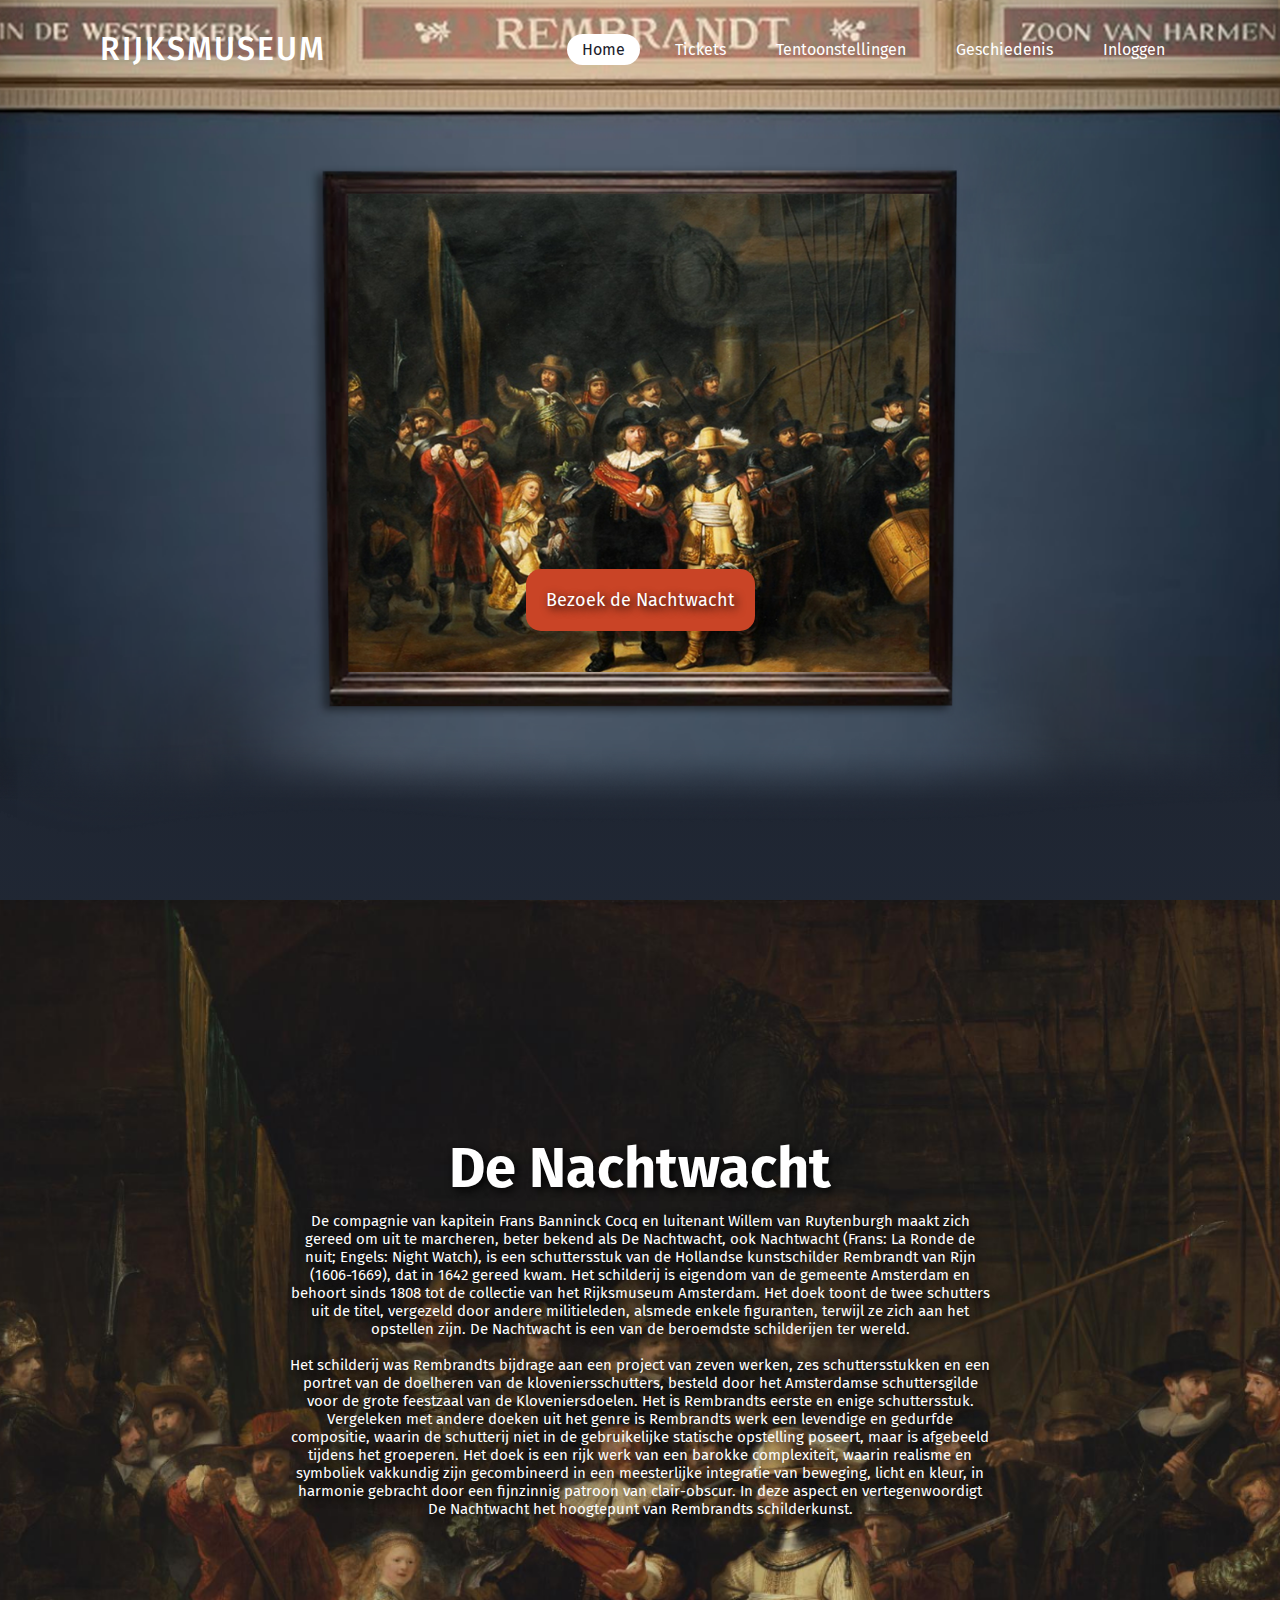
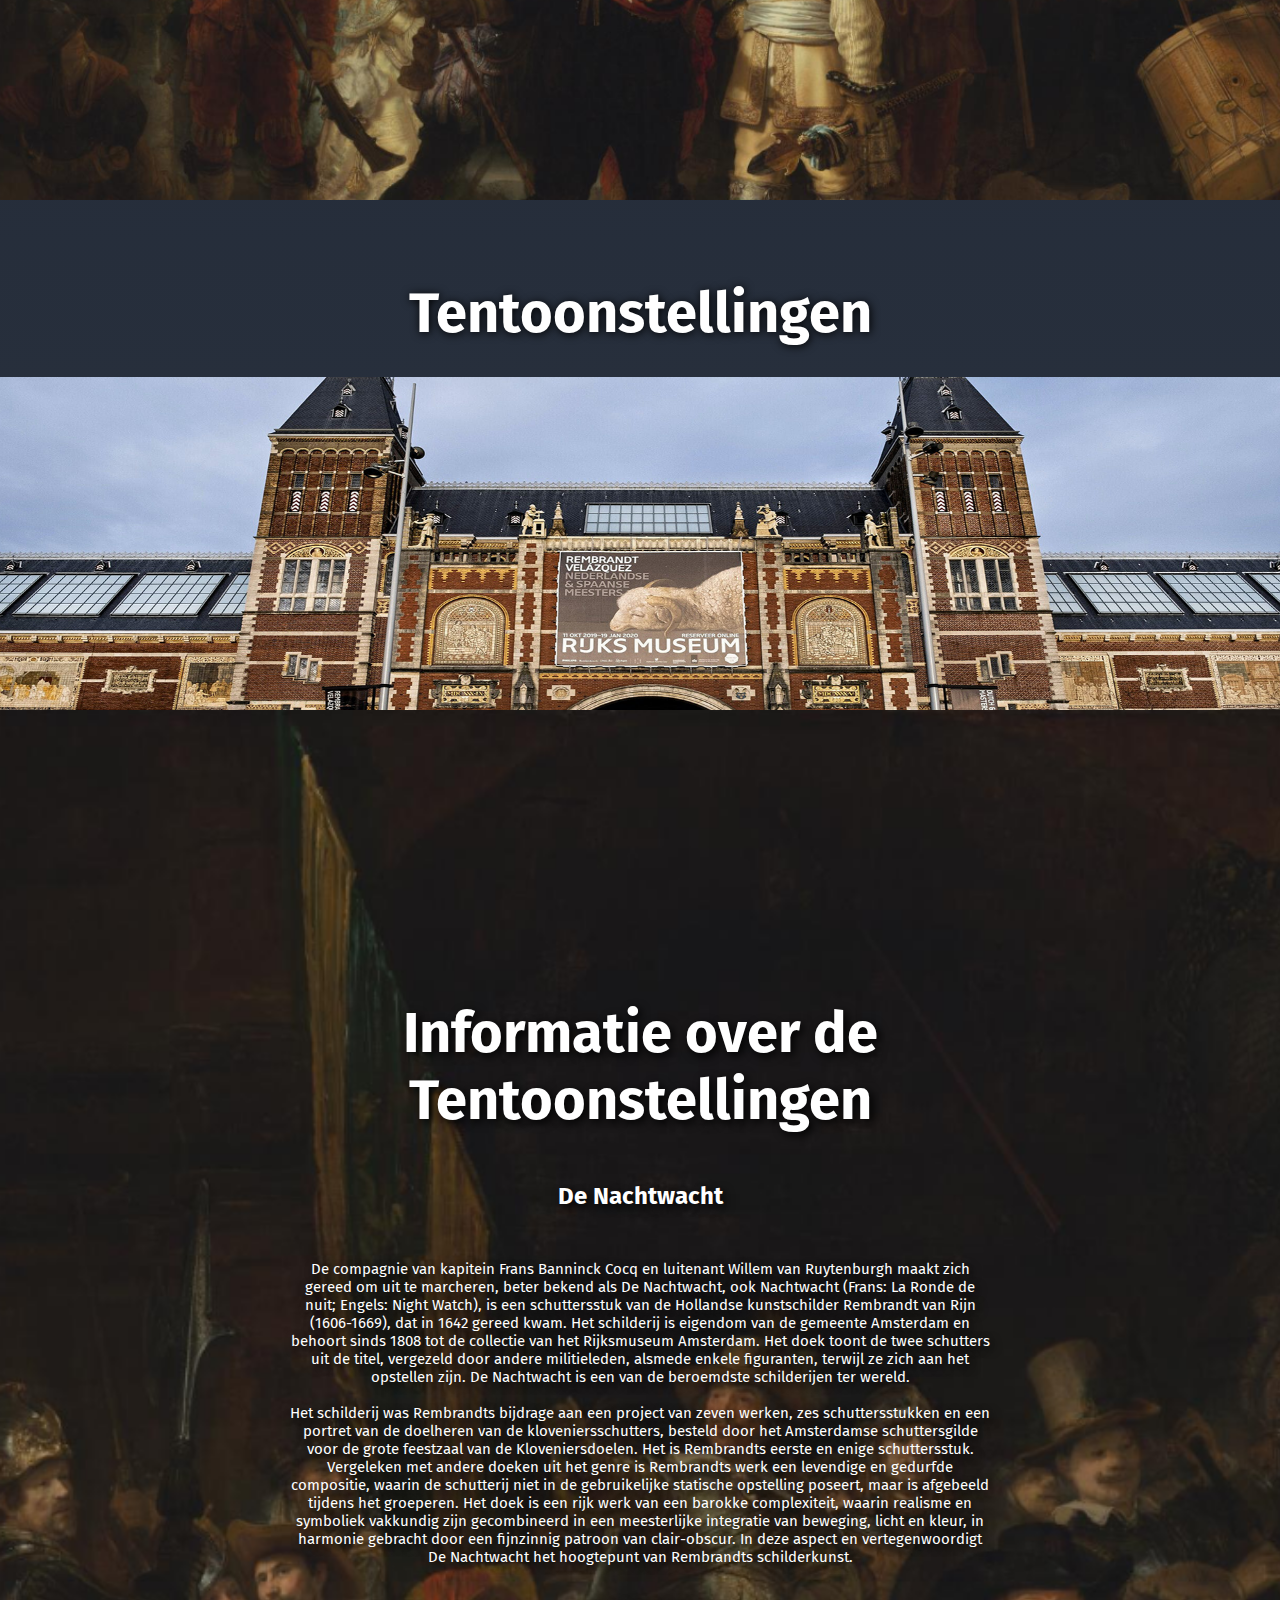
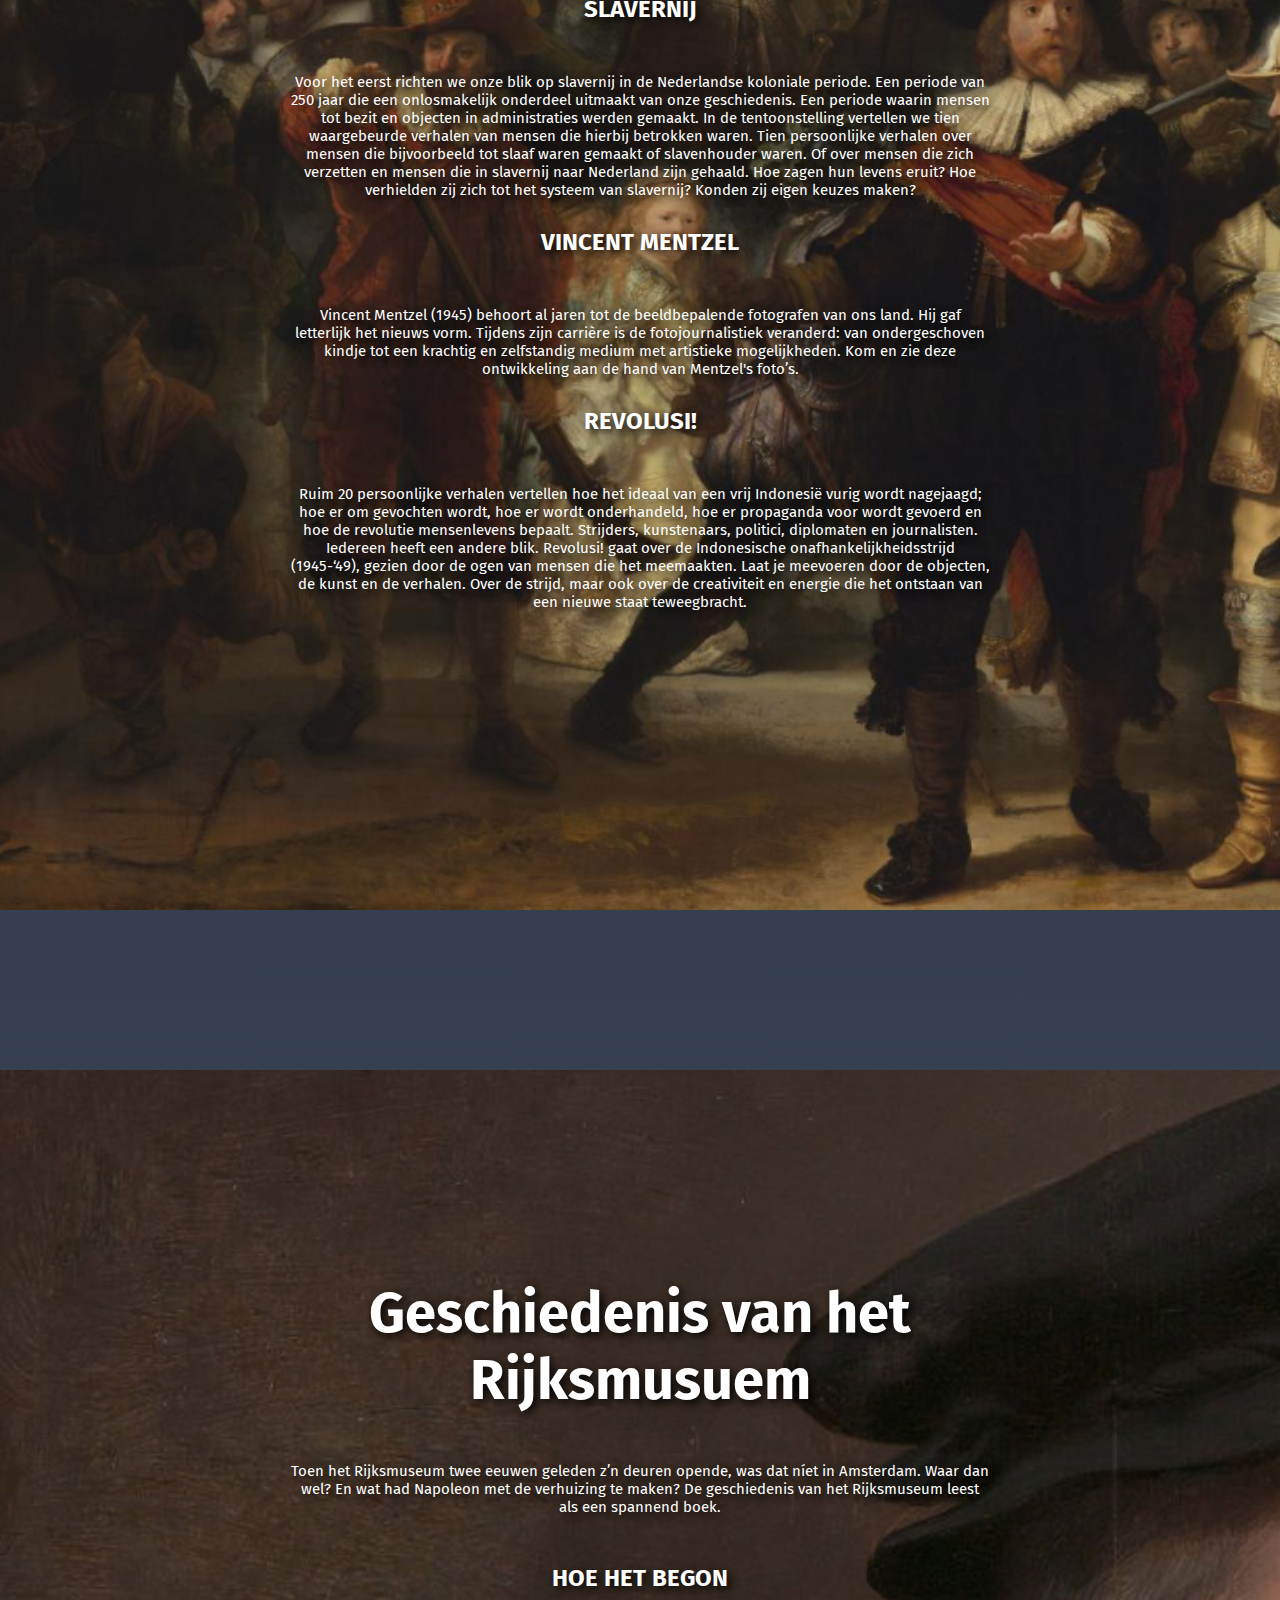
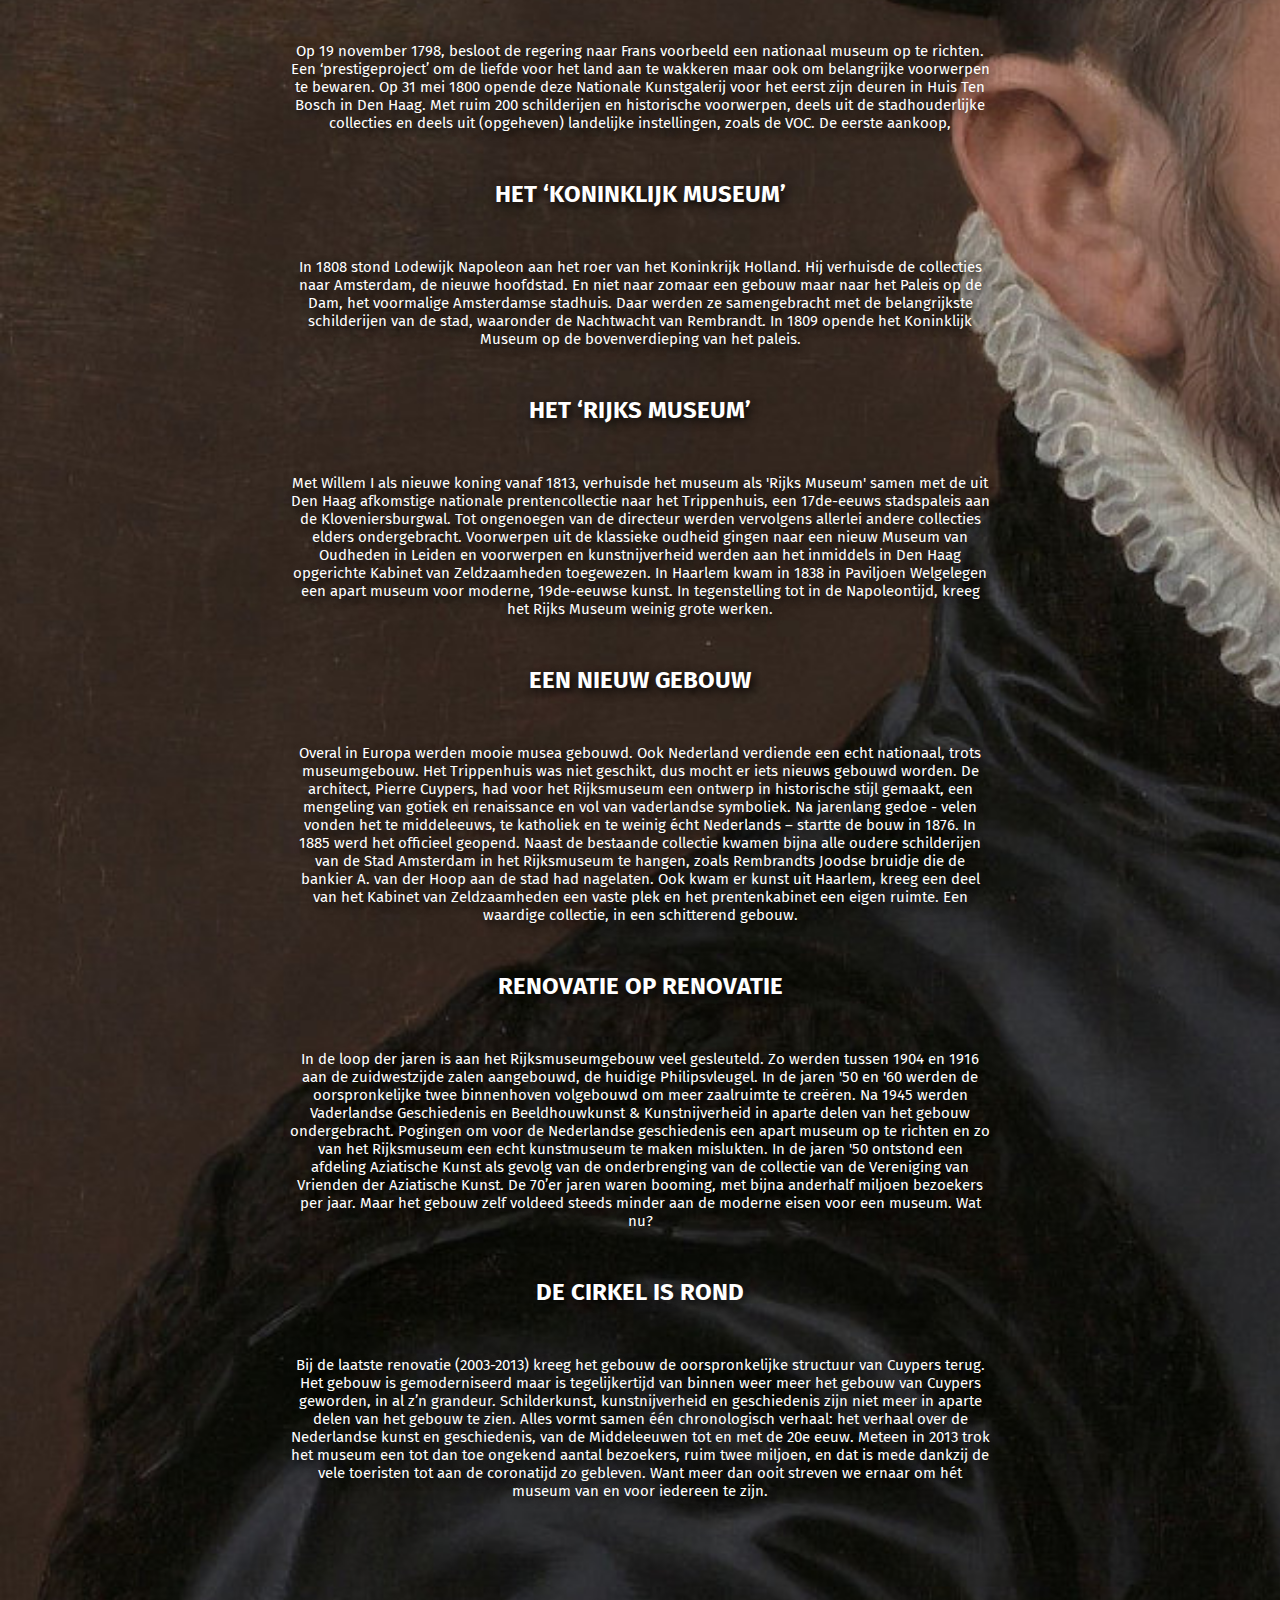
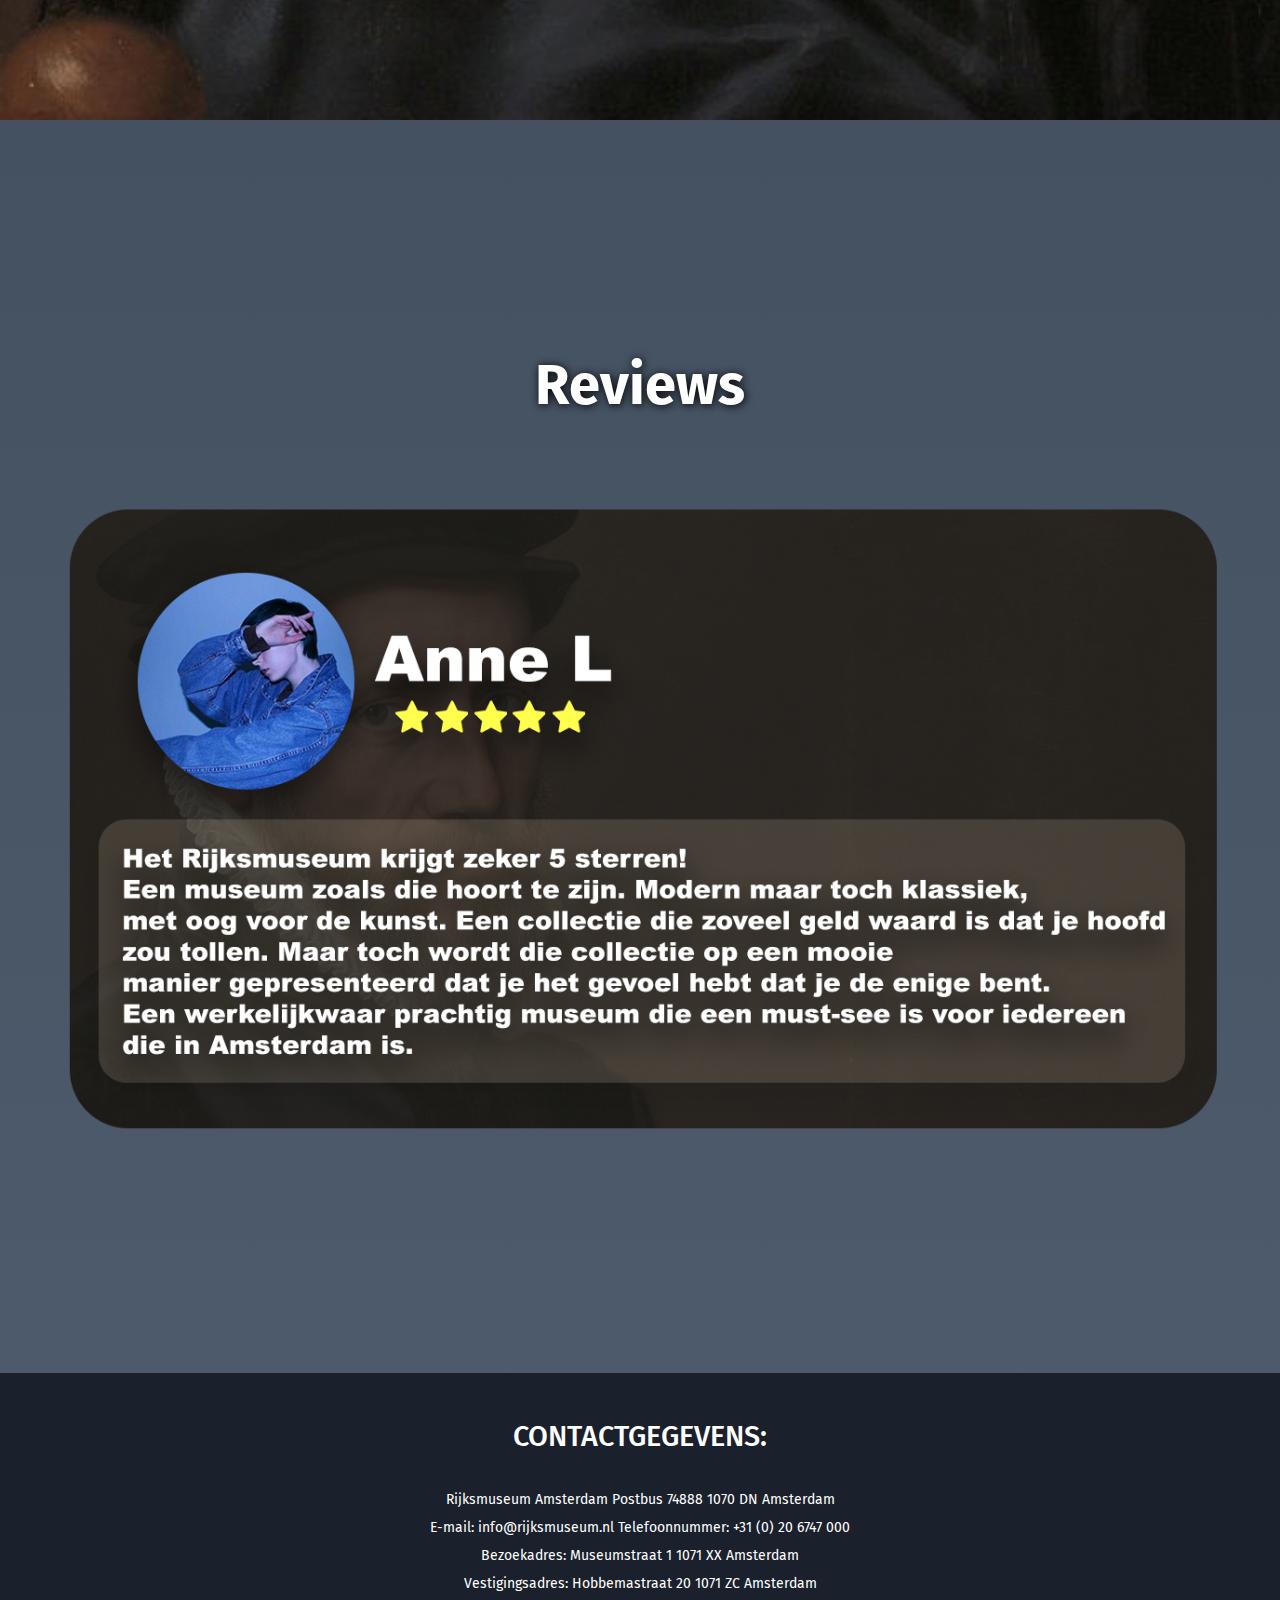
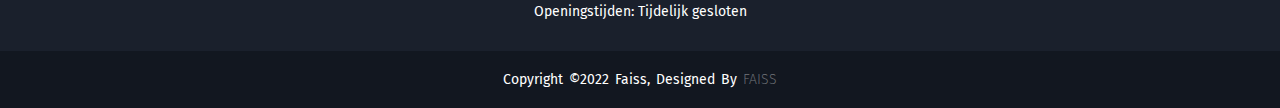
<file: periode2/F1M2BO/Museum/index.html>
<!DOCTYPE html>
<html lang="en">
<meta charset="utf-8">
<meta name="viewport" content="width=device-width, intial-scale=1.0">
<head>
    <title>Rijksmusuem landing page</title>
    <link rel="stylesheet" type="text/css" href="style.css">
    <link rel="shortcut icon" href="img/rijksicon.png">
</head>
<body>
    <header>
        <a href="#" class="Rijksmuseum">Rijksmuseum</a>
        <div class="menu">
        <ul>
            <li><a href="#home" class="active">Home</a></li>
            <li><a href="https://www.rijksmuseum.nl/nl/tickets/artikelen">Tickets</a></li>
            <li><a href="#slider">Tentoonstellingen</a></li>
            <li><a href="#Geschiedenis">Geschiedenis</a></li>
            <li><a href="#">Inloggen</a></li>
        </ul>
        </div>  
    </header>
    <section id="home">
        <img src="img/Pilars.png" id="Pilars">
        <img src="img/Wall.png" id="Wall">
        <img src="img/DeNachtwacht.png" id="DeNachtwacht">
        <a href="https://www.rijksmuseum.nl/nl/tickets/artikelen" id="btn">Bezoek de Nachtwacht</a>
    </section>
    <section id="iNachtwacht">
    <div class="sec">
        <h2>De Nachtwacht</h2>
        <p>De compagnie van kapitein Frans Banninck Cocq en luitenant Willem van Ruytenburgh maakt zich gereed om uit te marcheren, beter bekend als De Nachtwacht, 
            ook Nachtwacht (Frans: La Ronde de nuit; Engels: Night Watch), is een schuttersstuk van de Hollandse kunstschilder Rembrandt van Rijn (1606-1669), 
            dat in 1642 gereed kwam. Het schilderij is eigendom van de gemeente Amsterdam en behoort sinds 1808 tot de collectie van het Rijksmuseum Amsterdam.
             Het doek toont de twee schutters uit de titel, vergezeld door andere militieleden, alsmede enkele figuranten, 
            terwijl ze zich aan het opstellen zijn. De Nachtwacht is een van de beroemdste schilderijen ter wereld. <br><br>Het schilderij was Rembrandts bijdrage aan een project van zeven werken, 
            zes schuttersstukken en een portret van de doelheren van de kloveniersschutters, besteld door het Amsterdamse schuttersgilde voor de grote feestzaal van de Kloveniersdoelen. 
            Het is Rembrandts eerste en enige schuttersstuk. Vergeleken met andere doeken uit het genre is Rembrandts werk een levendige en gedurfde compositie, 
            waarin de schutterij niet in de gebruikelijke statische opstelling poseert, maar is afgebeeld tijdens het groeperen. 
            Het doek is een rijk werk van een barokke complexiteit, waarin realisme en symboliek vakkundig zijn gecombineerd in een meesterlijke integratie van beweging, licht en kleur,
             in harmonie gebracht door een fijnzinnig patroon van clair-obscur. 
            In deze aspect en vertegenwoordigt De Nachtwacht het hoogtepunt van Rembrandts schilderkunst.  </p>
        <p></p>
        <br><br>
        </div>
    </section>
    <script>
        let Pilars = document.getElementById('Pilars');
        let Wall = document.getElementById('Wall');
        let DeNachtwacht = document.getElementById('DeNachtwacht');

        window.addEventListener('scroll', function(){
            let value =  window.scrollY;
            Pilars.style.top = value * 0.05 + 'px';
            Wall.style.top = value * 0.11 + 'px';
            DeNachtwacht.style.top = value * 0.18 + 'px';
        })
    </script>

    <h2 class="stext">Tentoonstellingen</h2>
    <div id="slider">
        <figure>
            <img src="img/foto1.png" alt="">
            <img src="img/foto2.png" alt="">
            <img src="img/foto3.png" alt="">
            <img src="img/foto4.png" alt="">
            <img src="img/foto5.jpg" alt="">
        </figure>
        <section id="itentoon">
            <div class="sec">
                <h2>Informatie over de Tentoonstellingen</h2>
                <br><br>
                <h5>De Nachtwacht</h5>
                <p>De compagnie van kapitein Frans Banninck Cocq en luitenant Willem van Ruytenburgh maakt zich gereed om uit te marcheren, beter bekend als De Nachtwacht, 
                    ook Nachtwacht (Frans: La Ronde de nuit; Engels: Night Watch), is een schuttersstuk van de Hollandse kunstschilder Rembrandt van Rijn (1606-1669), 
                    dat in 1642 gereed kwam. Het schilderij is eigendom van de gemeente Amsterdam en behoort sinds 1808 tot de collectie van het Rijksmuseum Amsterdam.
                     Het doek toont de twee schutters uit de titel, vergezeld door andere militieleden, alsmede enkele figuranten, 
                    terwijl ze zich aan het opstellen zijn. De Nachtwacht is een van de beroemdste schilderijen ter wereld. <br><br>Het schilderij was Rembrandts bijdrage aan een project van zeven werken, 
                    zes schuttersstukken en een portret van de doelheren van de kloveniersschutters, besteld door het Amsterdamse schuttersgilde voor de grote feestzaal van de Kloveniersdoelen. 
                    Het is Rembrandts eerste en enige schuttersstuk. Vergeleken met andere doeken uit het genre is Rembrandts werk een levendige en gedurfde compositie, 
                    waarin de schutterij niet in de gebruikelijke statische opstelling poseert, maar is afgebeeld tijdens het groeperen. 
                    Het doek is een rijk werk van een barokke complexiteit, waarin realisme en symboliek vakkundig zijn gecombineerd in een meesterlijke integratie van beweging, licht en kleur,
                     in harmonie gebracht door een fijnzinnig patroon van clair-obscur. 
                    In deze aspect en vertegenwoordigt De Nachtwacht het hoogtepunt van Rembrandts schilderkunst.  </p>
                    <br>
                <h5>SLAVERNIJ</h5>
                <p>Voor het eerst richten we onze blik op slavernij in de Nederlandse koloniale periode. Een periode van 250 jaar die een onlosmakelijk onderdeel uitmaakt van onze geschiedenis. Een periode waarin mensen tot bezit en objecten in administraties werden gemaakt. In de tentoonstelling vertellen we tien waargebeurde verhalen van mensen die hierbij betrokken waren. Tien persoonlijke verhalen over mensen die bijvoorbeeld tot slaaf waren gemaakt of slavenhouder waren. 
                    Of over mensen die zich verzetten en mensen die in slavernij naar Nederland zijn gehaald. 
                    Hoe zagen hun levens eruit? Hoe verhielden zij zich tot het systeem van slavernij? Konden zij eigen keuzes maken?</p>
                <br>
                <h5>VINCENT MENTZEL</h5>
                <p>Vincent Mentzel (1945) behoort al jaren tot de beeldbepalende fotografen van ons land. Hij gaf letterlijk het nieuws vorm. Tijdens zijn carrière is de fotojournalistiek veranderd: van ondergeschoven kindje tot een 
                    krachtig en zelfstandig medium met artistieke mogelijkheden. Kom en zie deze ontwikkeling aan de hand van Mentzel's foto’s.</p>
                <br>
                <h5>REVOLUSI!</h5>
                <p>Ruim 20 persoonlijke verhalen vertellen hoe het ideaal van een vrij Indonesië vurig wordt nagejaagd; hoe er om gevochten wordt,
                     hoe er wordt onderhandeld, hoe er propaganda voor wordt gevoerd en hoe de revolutie mensenlevens bepaalt.
                     Strijders, kunstenaars, politici, diplomaten en journalisten. Iedereen heeft een andere blik. Revolusi! gaat over de Indonesische onafhankelijkheidsstrijd (1945-‘49), 
                     gezien door 
                     de ogen van mensen die het meemaakten. Laat je meevoeren door de objecten, de kunst en de verhalen. 
                     Over de strijd, maar ook over de creativiteit en energie die het ontstaan van een nieuwe staat teweegbracht.</p>
                </div>
            </section>
        
    </div>

    <section id="Geschiedenis">
        <div class="sec">
            <h2>Geschiedenis van het Rijksmusuem</h2>
            <br><br>
            <p>Toen het Rijksmuseum twee eeuwen geleden z’n deuren opende, was dat níet in Amsterdam. 
                Waar dan wel? En wat had Napoleon met de verhuizing te maken? De geschiedenis van 
                het Rijksmuseum leest als een spannend boek.</p>
            <br><br>
            <h5>HOE HET BEGON</h5>
                <p>
                    Op 19 november 1798, besloot de regering naar Frans voorbeeld een nationaal museum op te richten. Een ‘prestigeproject’ om de liefde voor het land aan te wakkeren maar ook om belangrijke voorwerpen te bewaren.
                    Op 31 mei 1800 opende deze Nationale Kunstgalerij voor het eerst zijn deuren in Huis Ten Bosch in Den Haag. Met ruim 200 schilderijen en historische voorwerpen, 
                    deels uit de stadhouderlijke collecties en deels uit (opgeheven) 
                    landelijke instellingen, zoals de VOC. De eerste aankoop,
                </p>
            <br><br>
            <h5>HET ‘KONINKLIJK MUSEUM’</h5>
                <p>In 1808 stond Lodewijk Napoleon aan het roer van het Koninkrijk Holland. Hij verhuisde de collecties naar Amsterdam,
                     de nieuwe hoofdstad. En niet naar zomaar een gebouw maar naar het Paleis op de Dam, het voormalige Amsterdamse stadhuis. 
                     Daar werden ze samengebracht met de belangrijkste schilderijen van de stad, 
                    waaronder de Nachtwacht van Rembrandt. In 1809 opende het Koninklijk Museum op de bovenverdieping van het paleis.
                </p>
            <br><br>
            <h5>HET ‘RIJKS MUSEUM’</h5>
            <p>
                Met Willem I als nieuwe koning vanaf 1813, verhuisde het museum als 'Rijks Museum' samen met de uit Den Haag afkomstige 
                nationale prentencollectie naar het Trippenhuis, een 17de-eeuws stadspaleis aan de Kloveniersburgwal. Tot ongenoegen van de directeur werden
                 vervolgens allerlei andere collecties elders ondergebracht. Voorwerpen uit de klassieke oudheid gingen naar een nieuw Museum van Oudheden in Leiden 
                 en voorwerpen en kunstnijverheid werden aan het inmiddels in Den Haag opgerichte Kabinet van Zeldzaamheden toegewezen.
                 In Haarlem kwam in 1838 in Paviljoen Welgelegen een apart museum voor moderne, 19de-eeuwse kunst. In tegenstelling tot in de Napoleontijd, 
                 kreeg het Rijks Museum weinig grote werken.
            </p>
            <br><br>
            <h5>EEN NIEUW GEBOUW</h5>
            <p>Overal in Europa werden mooie musea gebouwd. Ook Nederland verdiende een echt nationaal, trots museumgebouw. Het Trippenhuis was niet geschikt, dus mocht er iets nieuws gebouwd worden. De architect, Pierre Cuypers, had voor het Rijksmuseum een ontwerp in historische stijl gemaakt, een mengeling van gotiek en renaissance en vol van vaderlandse symboliek. Na jarenlang gedoe - velen vonden het te middeleeuws, te katholiek en te weinig écht Nederlands – startte de bouw in 1876. In 1885 werd het officieel geopend. Naast de bestaande collectie kwamen bijna alle oudere schilderijen van de Stad Amsterdam in het Rijksmuseum te hangen, zoals Rembrandts Joodse bruidje die de bankier A. van der Hoop aan de stad had nagelaten. Ook kwam er kunst uit Haarlem,
                 kreeg een deel van het Kabinet van Zeldzaamheden een vaste plek en het prentenkabinet een eigen ruimte. Een waardige collectie, in een schitterend gebouw.</p>
            <br><br>
            <h5>RENOVATIE OP RENOVATIE</h5>
            <p>In de loop der jaren is aan het Rijksmuseumgebouw veel gesleuteld. Zo werden tussen 1904 en 1916 aan de zuidwestzijde zalen aangebouwd, de huidige Philipsvleugel. In de jaren '50 en '60 werden de oorspronkelijke twee binnenhoven volgebouwd om meer zaalruimte te creëren. Na 1945 werden Vaderlandse Geschiedenis en Beeldhouwkunst & Kunstnijverheid in aparte delen van het gebouw ondergebracht. Pogingen om voor de Nederlandse geschiedenis een apart museum op te richten en zo van het Rijksmuseum een echt kunstmuseum te maken mislukten. In de jaren '50 ontstond een afdeling Aziatische Kunst als gevolg van de onderbrenging van de collectie van de Vereniging van Vrienden der Aziatische Kunst. 
                De 70’er jaren waren booming, met bijna anderhalf miljoen bezoekers per jaar. 
                Maar het gebouw zelf voldeed steeds minder aan de moderne eisen voor een museum. Wat nu?</p>
            <br><br>
            <h5>DE CIRKEL IS ROND</h5>
            <p>Bij de laatste renovatie (2003-2013) kreeg het gebouw de oorspronkelijke structuur van Cuypers terug. Het gebouw is gemoderniseerd maar is tegelijkertijd van binnen weer meer het gebouw van Cuypers geworden, in al z’n grandeur. Schilderkunst, kunstnijverheid en geschiedenis zijn niet meer in aparte delen van het gebouw te zien. Alles vormt samen één chronologisch verhaal: het verhaal over de Nederlandse kunst en geschiedenis, van de Middeleeuwen tot en met de 20e eeuw. Meteen in 2013 trok het museum een tot dan toe ongekend aantal bezoekers, ruim twee miljoen, en dat is mede dankzij de vele toeristen tot aan de coronatijd zo gebleven. Want meer dan ooit streven we ernaar om hét museum van en voor iedereen te zijn.</p>
            </div>
    </section>
    <br><br><br><br><br><br><br><br>
    <h2 class="stext">Reviews</h2>
    <div id="slider">
        <figure id="Reviews">
            <img id="reviewimg" src="img/review1.png" alt="">
            <img id="reviewimg" src="img/review2.png" alt="">
            <img id="reviewimg" src="img/review3.png" alt="">
            <img id="reviewimg" src="img/review4.png" alt="">
            <img id="reviewimg" src="img/review5.png" alt="">
        </figure>  
    </div>
    <footer>
    <div class="footer-content">
        <h3>Contactgegevens:</h3>
        <p>Rijksmuseum Amsterdam
            Postbus 74888 
            1070 DN Amsterdam 
            <br> E-mail: info@rijksmuseum.nl 
            Telefoonnummer: +31 (0) 20 6747 000 
            Bezoekadres:
            Museumstraat 1 
            1071 XX Amsterdam 
            <br> Vestigingsadres:
            Hobbemastraat 20 
            1071 ZC Amsterdam 
            <br>
            Openingstijden: Tijdelijk gesloten
        </p>
        </div>
    <div class="footer-bottom">
    <p>Copyright &copy;2022 Faiss, Designed by <span>Faiss</span></p>
    </div>
</footer>
</body>
</html>
</file>
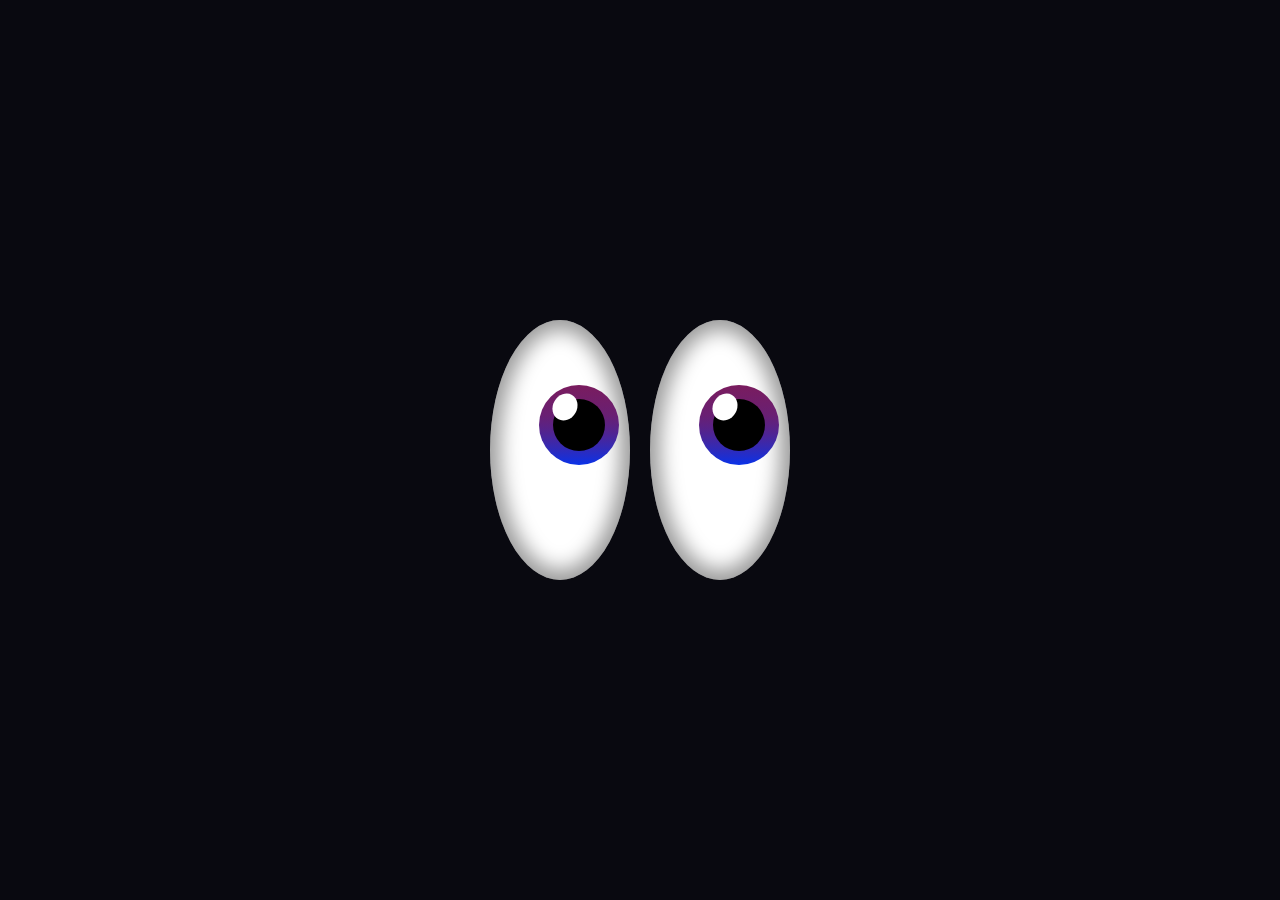
<file: periode2/F1M2FLEX/Eyes/index.html>
<!DOCTYPE html>
<html lang="en">
<head>
    <meta charset="UTF-8">
    <meta http-equiv="X-UA-Compatible" content="IE=edge">
    <meta name="viewport" content="width=device-width, initial-scale=1.0">
    <link rel="stylesheet" href="style.css">
    <title>Eyes</title>
</head>
<body class="u-flex">
    <figure class="eyes">
        <div class="eye u-flex">
            <div class="iris u-flex">
                <div class="pupil"></div>
                <div class="shimmering"></div>
            </div>
        </div>
    </figure>
    <figure class="eyes">
        <div class="eye u-flex">
            <div class="iris u-flex">
                <div class="pupil"></div>
                <div class="shimmering"></div>
            </div>
        </div>
    </figure>
</body>
</html>
</file>
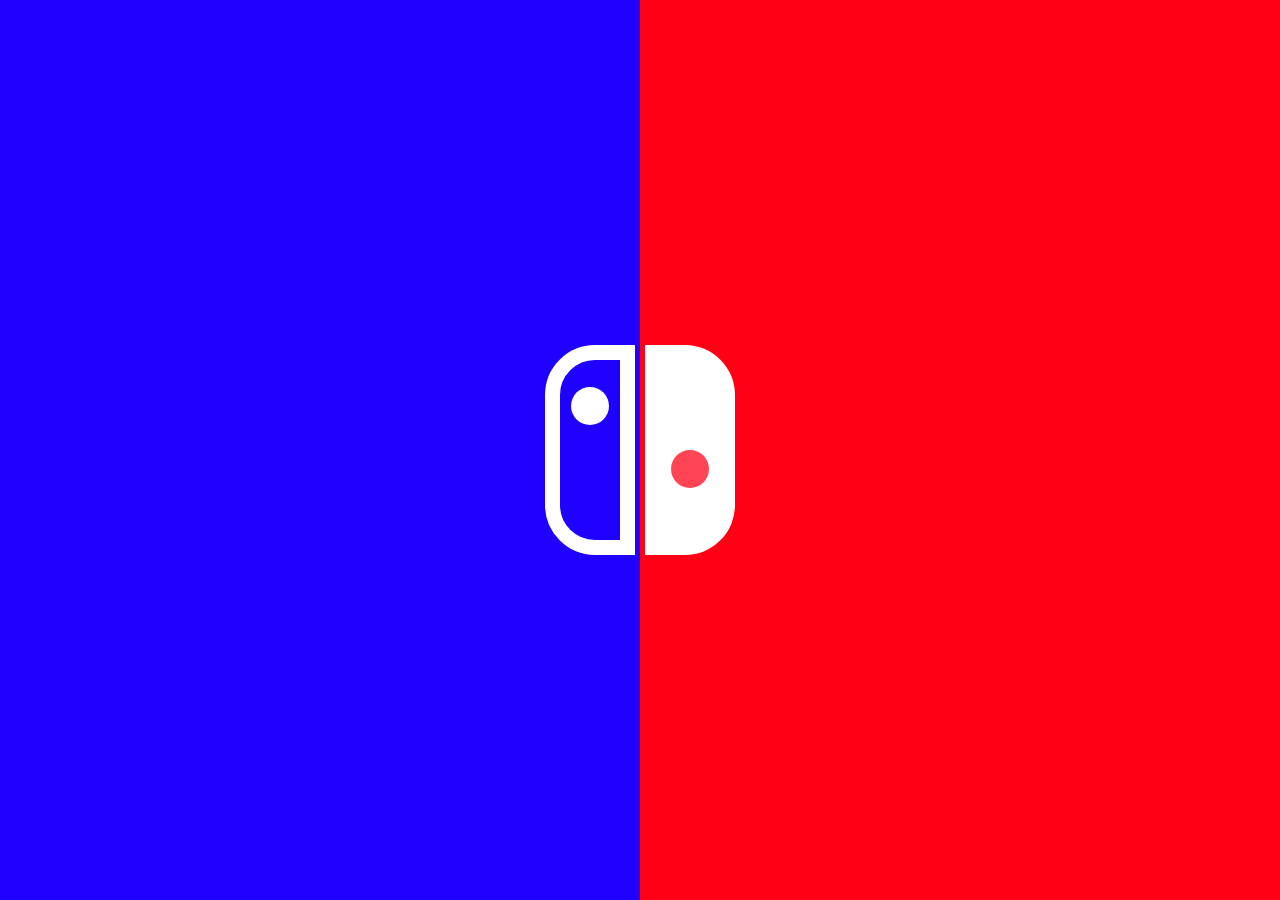
<file: periode2/F1M2FLEX/FlexSwitch/index.html>
<!DOCTYPE html>
<html lang="en">
<head>
    <meta charset="UTF-8">
    <meta http-equiv="X-UA-Compatible" content="IE=edge">
    <meta name="viewport" content="width=device-width, initial-scale=1.0">
    <title>Nintendo Switch logo</title>
    <link rel="stylesheet" href="style.css">
</head>
<body>
    <figure class="switchLogo">
        <div class="joycon joycon--left">
            <div class="stick stick--left"></div>
        </div>
        <div class="joycon joycon--right">
            <div class="stick stick--right"></div>
        </div>
    </figure>
</body>
</html>
</file>
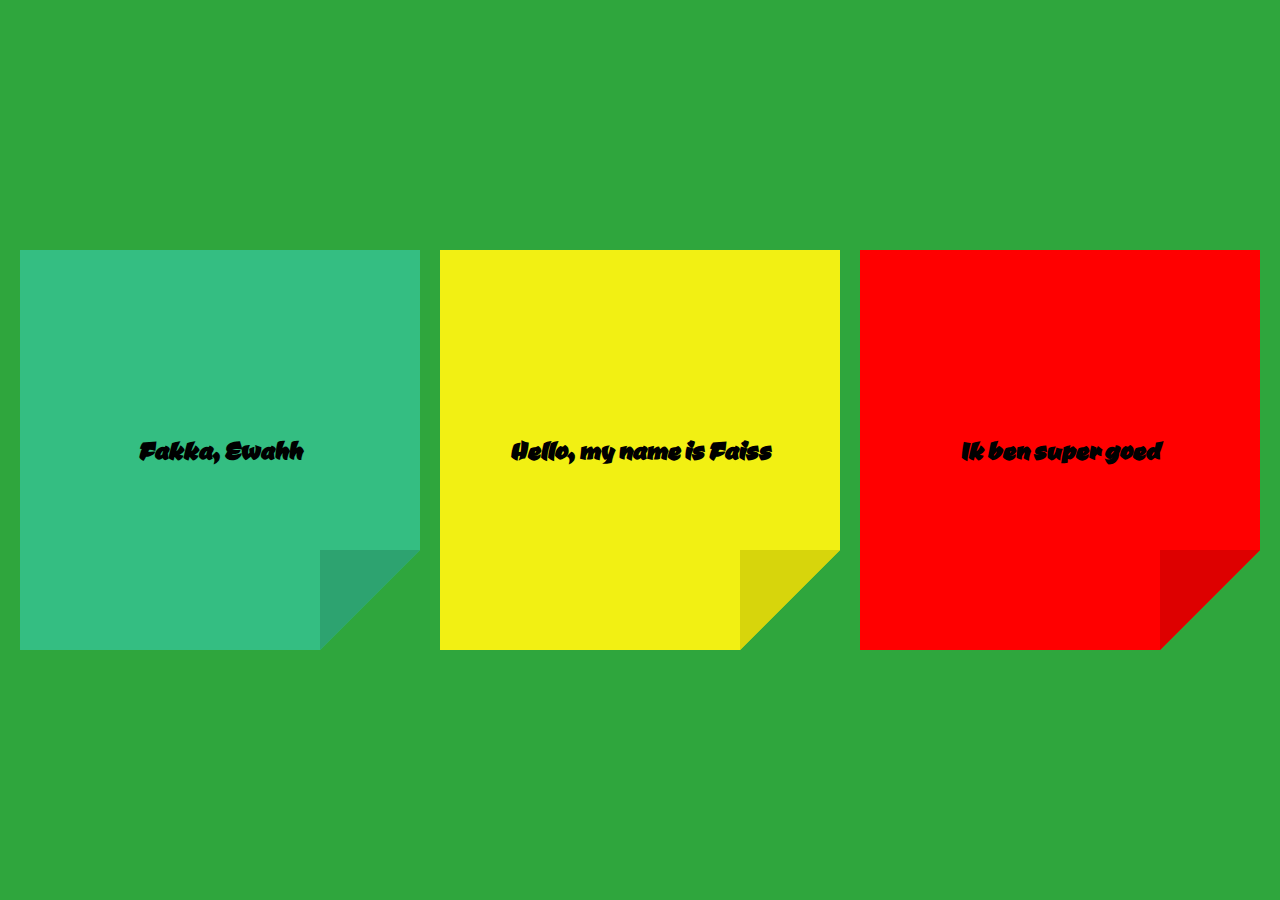
<file: periode2/F1M2FLEX/Postit/index.html>
<!DOCTYPE html>
<html lang="en">
<head>
    <meta charset="UTF-8">
    <meta http-equiv="X-UA-Compatible" content="IE=edge">
    <meta name="viewport" content="width=device-width, initial-scale=1.0">
    <link rel="preconnect" href="https://fonts.googleapis.com">
    <link rel="preconnect" href="https://fonts.gstatic.com" crossorigin>
    <link href="https://fonts.googleapis.com/css2?family=Ceviche+One&display=swap" rel="stylesheet"> 
    <link rel="stylesheet" href="style.css">
    <title>Posts-its</title>
</head>
<body>
    <figure class="post-it green">
        <h1>Fakka, Ewahh </h1>
        <div></div>
    </figure>
    <figure class="post-it yellow">
        <h1>Hello, my name is Faiss</h1>
        <div></div>
    </figure>
    <figure class="post-it red">
        <h1>Ik ben super goed</h1>
        <div></div>
    </figure>
</body>
</html>
</file>
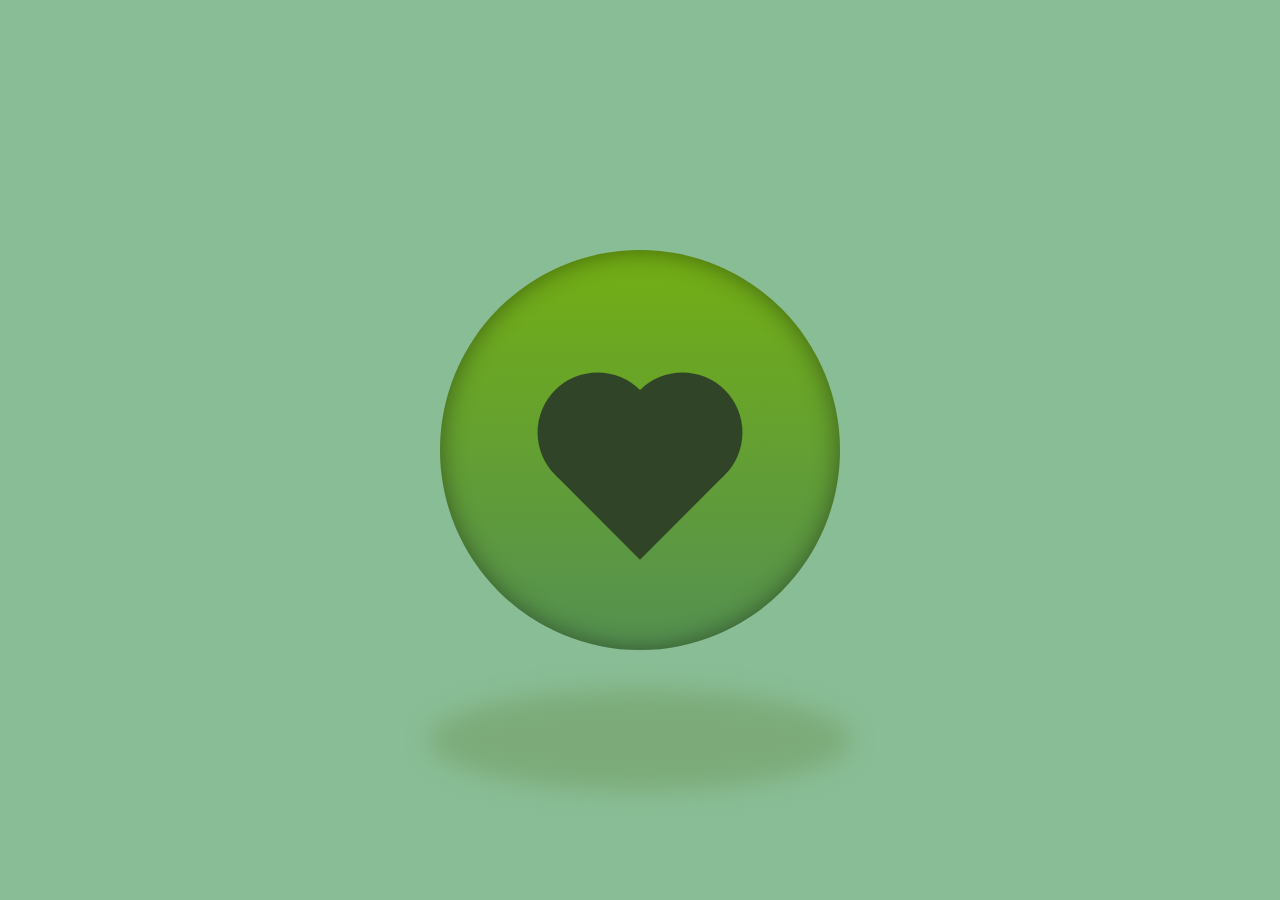
<file: periode2/F1M2FLEX/SphereLive/index.html>
<!DOCTYPE html>
<html lang="en">
<head>
    <meta charset="UTF-8">
    <meta http-equiv="X-UA-Compatible" content="IE=edge">
    <meta name="viewport" content="width=device-width, initial-scale=1.0">
    <link rel="stylesheet" href="style.css">
    <title>Sphere</title>
</head>
<body>
    <figure class="sphere3D">
        <div class="sphere">
            <div class="heart">
                <div class="block block--first"></div>
                <div class="block block--second"></div>
                <div class="block block--third"></div>
            </div>
            <div class="shadow"></div>
        </div>
    </figure>
</body>
</html>
</file>
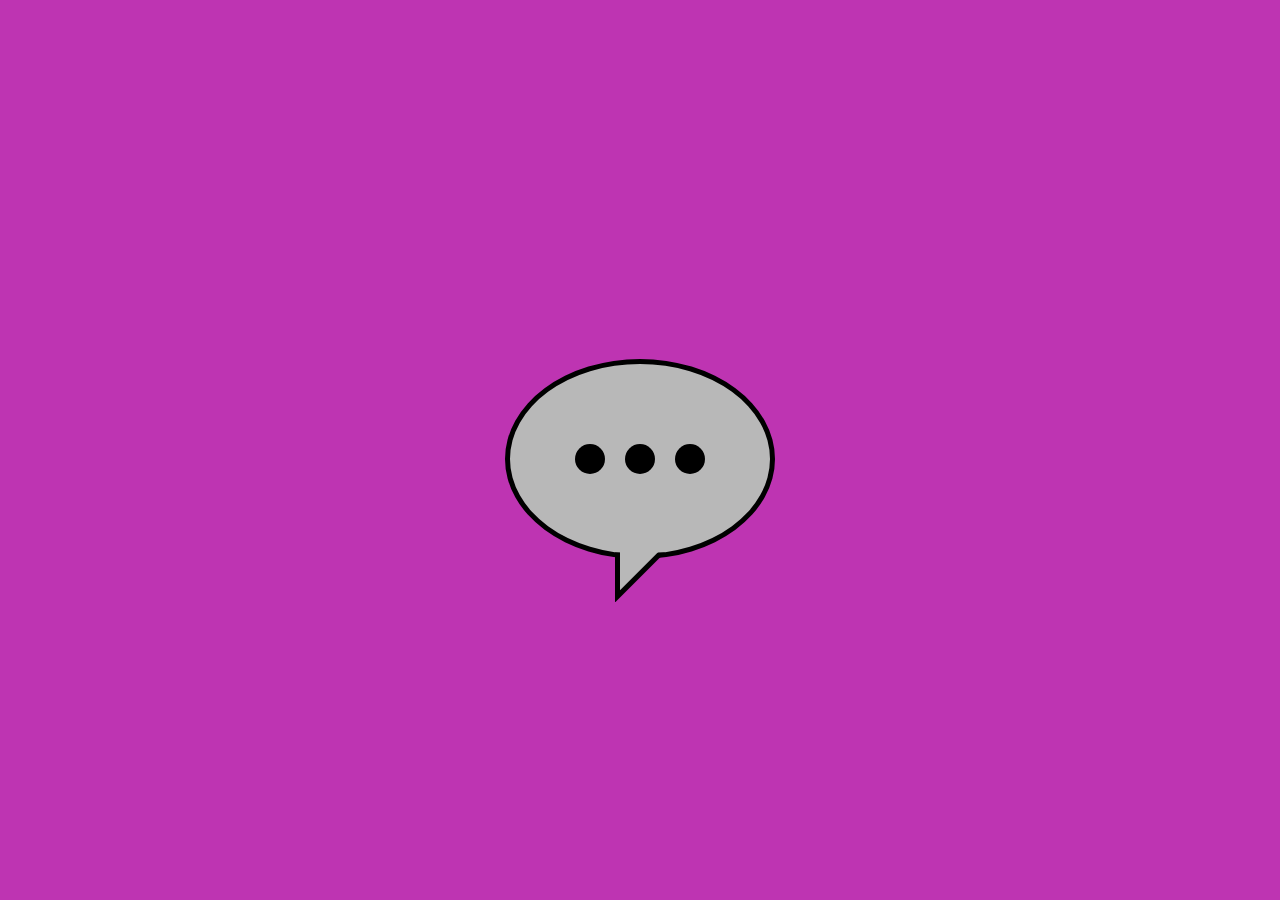
<file: periode2/F1M2FLEX/TextBubble/index.html>
<!DOCTYPE html>
<html lang="en">
<head>
    <meta charset="UTF-8">
    <meta http-equiv="X-UA-Compatible" content="IE=edge">
    <meta name="viewport" content="width=device-width, initial-scale=1.0">
    <link rel="stylesheet" href="style.css">
    <title>textbubble</title>
</head>
<body>
    <figure class="textbubble">
        <input id="checkbox" type="checkbox">
        <label for="checkbox"></label>
        <div class="bubble">
            <div class="circle first"></div>
            <div class="circle second"></div>
            <div class="circle third"></div>
        </div>
        <div class="triangleBackground"></div>
        <div class="triangle"></div>
    </figure>
</body>
</html>
</file>
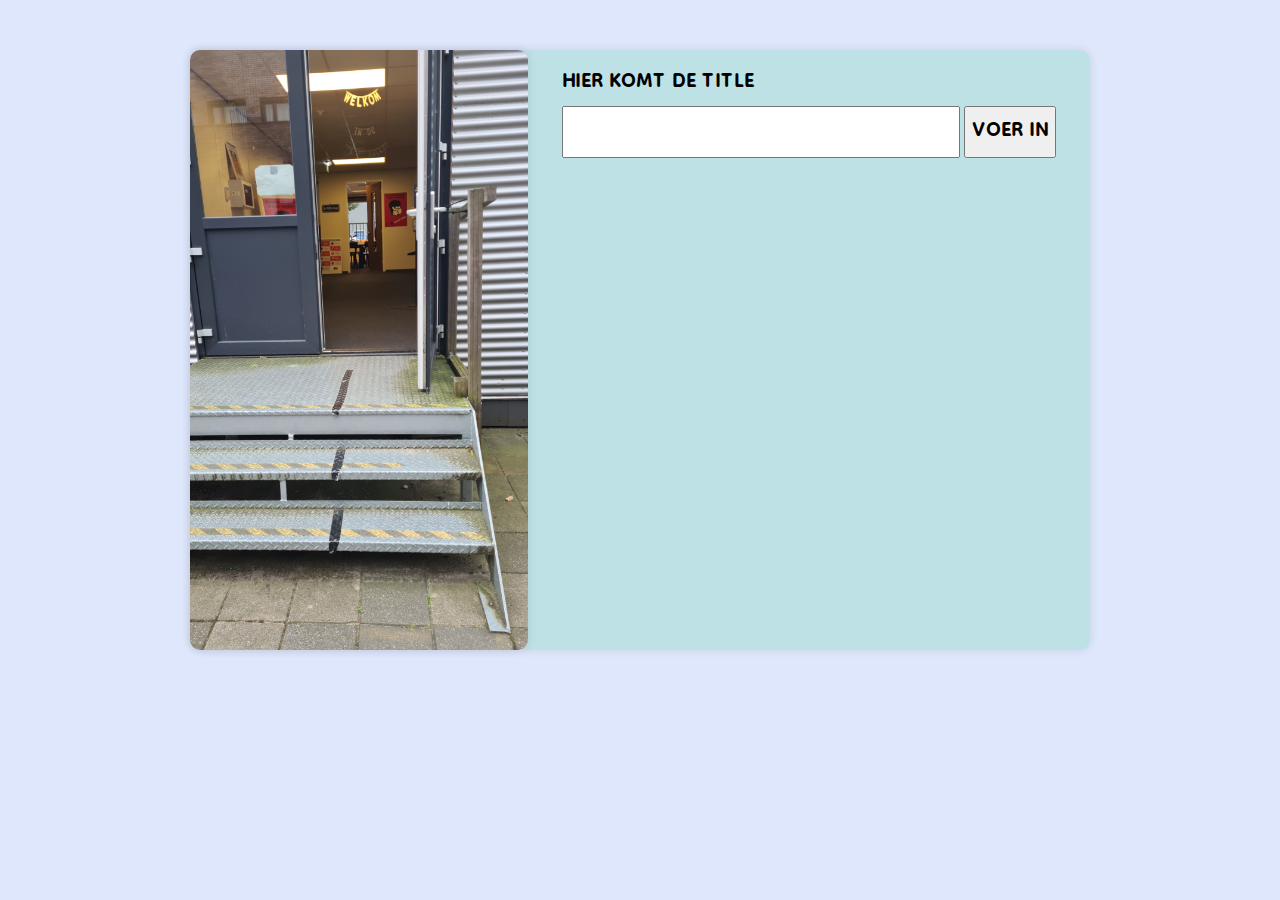
<file: periode2/F1M2JS/Les5/index.html>
<!DOCTYPE html>
<html lang="en">
<head>
    <meta charset="UTF-8">
    <meta http-equiv="X-UA-Compatible" content="IE=edge">
    <meta name="viewport" content="width=device-width, initial-scale=1.0">
    <title>5 silver bullet Adventure</title>
    <link rel="stylesheet" href="style.css">
</head>
<body>
    <div id="container">
        <img id="Myimage" src="img/0.jpg" height="600px" alt="foto sb">
        <div id="MyInteraction">
            <div id="Mytitle">hier komt de title </div>
            <input type="text" id="Myinput" autocomplete="off">
            <input id="Btn" type="button" value="voer in" onclick="getinput()">
        </div>
            
    </div>
    <script src="script.js"></script>
</body>
</html>
</file>
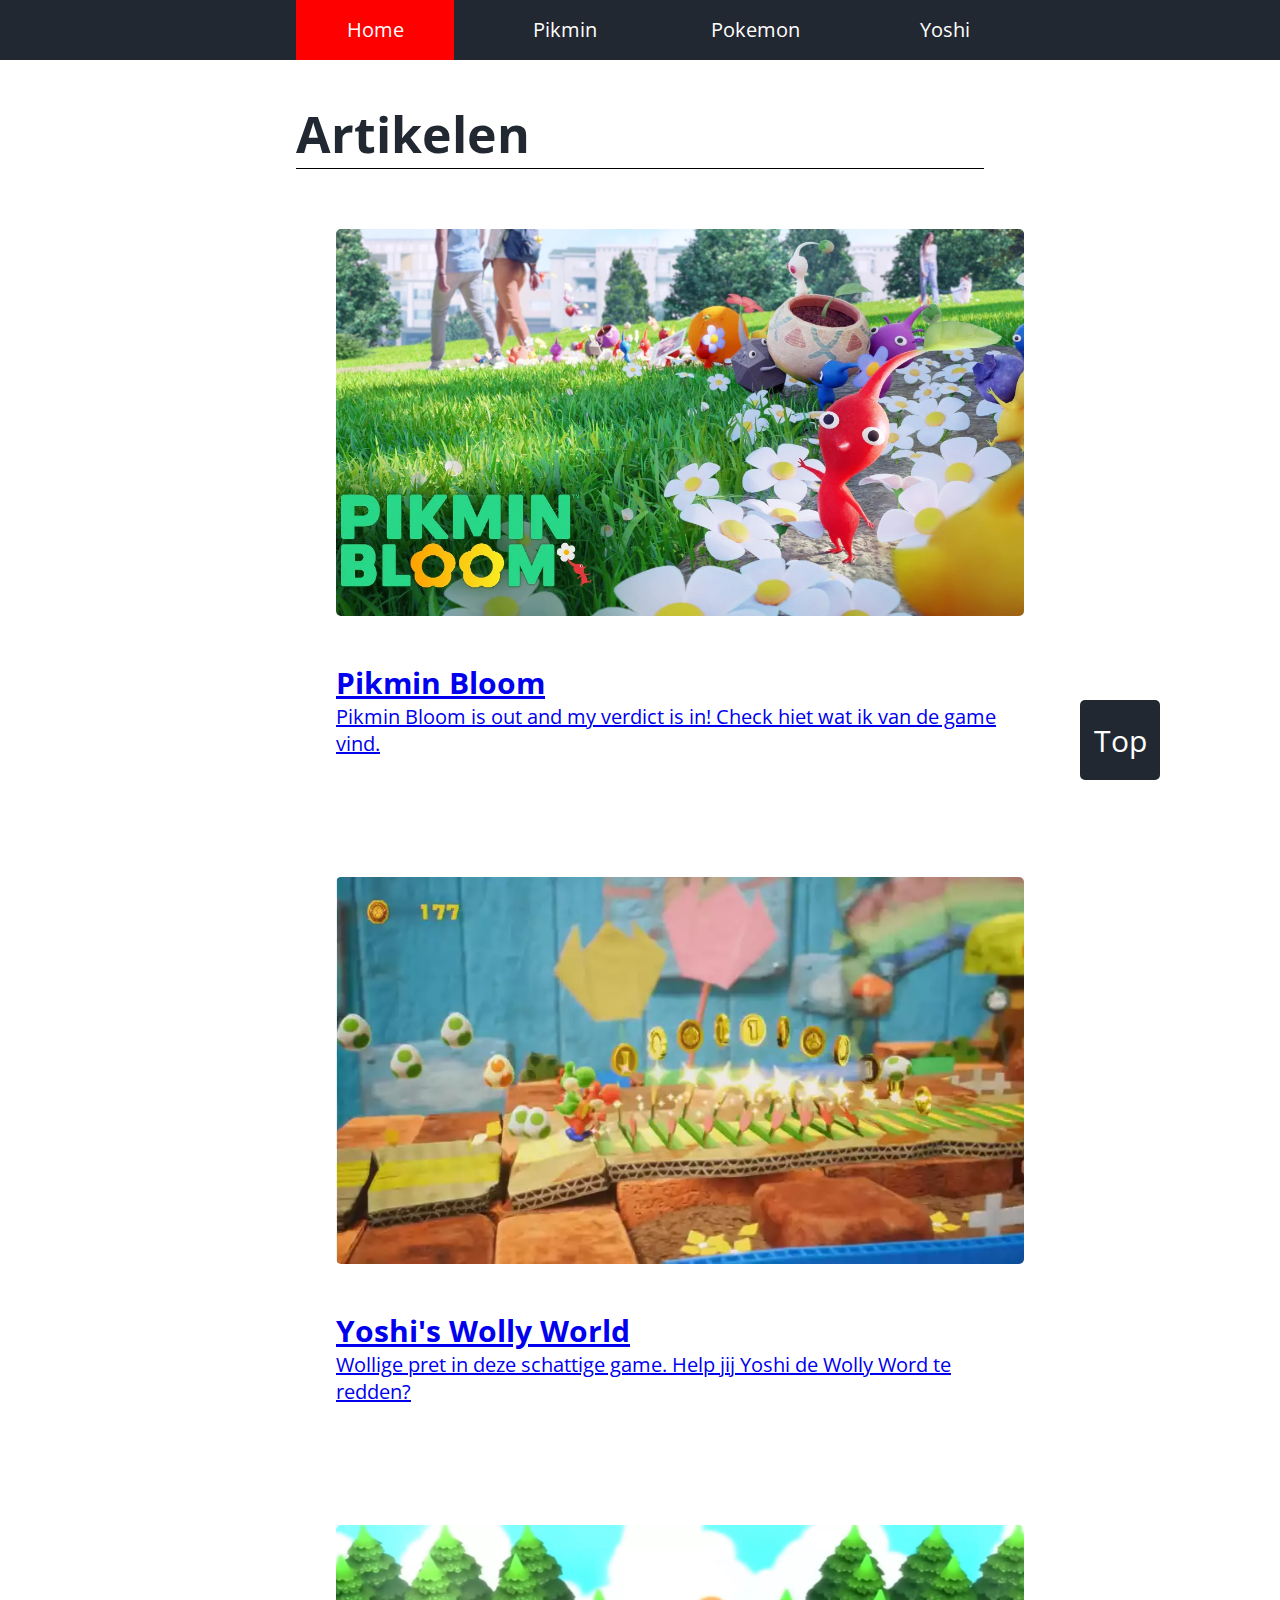
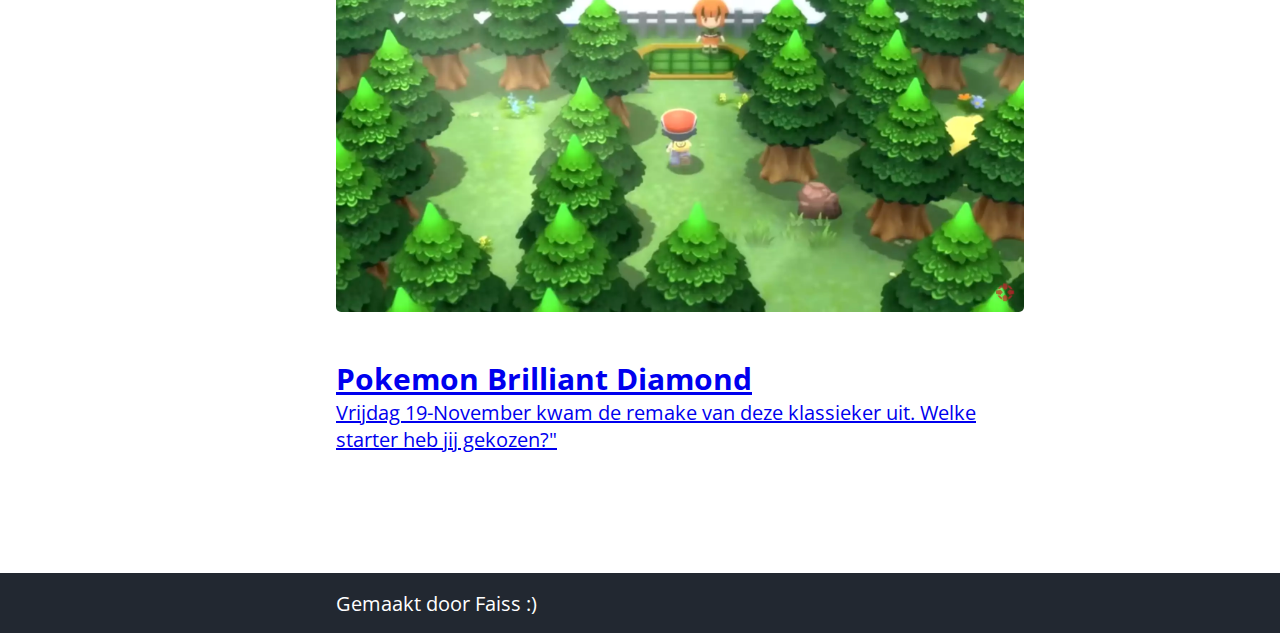
<file: periode2/F1M2ONT/blog/index.html>
<!DOCTYPE html>
<html lang="nl">

<head>
    <meta charset="UTF-8">
    <meta http-equiv="X-UA-Compatible" content="IE=edge">
    <meta name="viewport" content="width=device-width, initial-scale=1.0">
    <link rel="preconnect" href="https://fonts.googleapis.com">
    <link rel="preconnect" href="https://fonts.gstatic.com" crossorigin>
    <link href="https://fonts.googleapis.com/css2?family=Open+Sans:ital,wght@0,400;0,500;1,400&display=swap"
        rel="stylesheet">
    <link rel="stylesheet" href="style.css">
    <title>Faiss blog</title>
</head>

<body>
    <header id="header">
        <nav>
            <ul>
                <li class="active"><a href="index.html">Home</a></li>
                <li><a href="Pikmin.html">Pikmin</a></li>
                <li><a href="pokemon.html">Pokemon</a></li>
                <li><a href="Yoshi.html">Yoshi</a></li>
            </ul>
        </nav>
    </header>
    <main>
        <section>
            <h1>
                Artikelen
            </h1>
            <article class="acindex">
                <a href="pikmin.html">
                    <figure>
                        <img src="img/pikminbloom.webp"
                            alt="Verschillinde kleine wezens (pikmin) in verschillende kleuren.">
                    </figure>
                    <section>
                        <h2>Pikmin Bloom</h2>
                        <p>Pikmin Bloom is out and my verdict is in! Check hiet wat ik van de game vind.</p>
                    </section>
                </a>
            </article>
            <article class="acindex">
                <a href="Yoshi.html">
                    <figure>
                        <img src="img/yoshi1.webp"
                            alt="">
                    </figure>
                    <section>
                        <h2>Yoshi's Wolly World</h2>
                        <p>Wollige pret in deze schattige game. Help jij Yoshi de Wolly Word te redden?
                        </p>
                    </section>
                </a>
            </article>
            <article class="acindex">
                <a href="Pokemon.webp">
                    <figure>
                        <img src="img/pokemonmanbos.webp"
                            alt="">
                    </figure>
                    <section>
                        <h2>Pokemon Brilliant Diamond</h2>
                        <p>Vrijdag 19-November kwam de remake van deze klassieker uit. Welke starter heb jij gekozen?"</p>
                    </section>
                </a>
            </article>
        </section>  
    </main>
    <a class="top" href="#header">Top</a>
    <footer>
        <p>Gemaakt door Faiss :)</p>
    </footer>
</body>

</html>
</file>
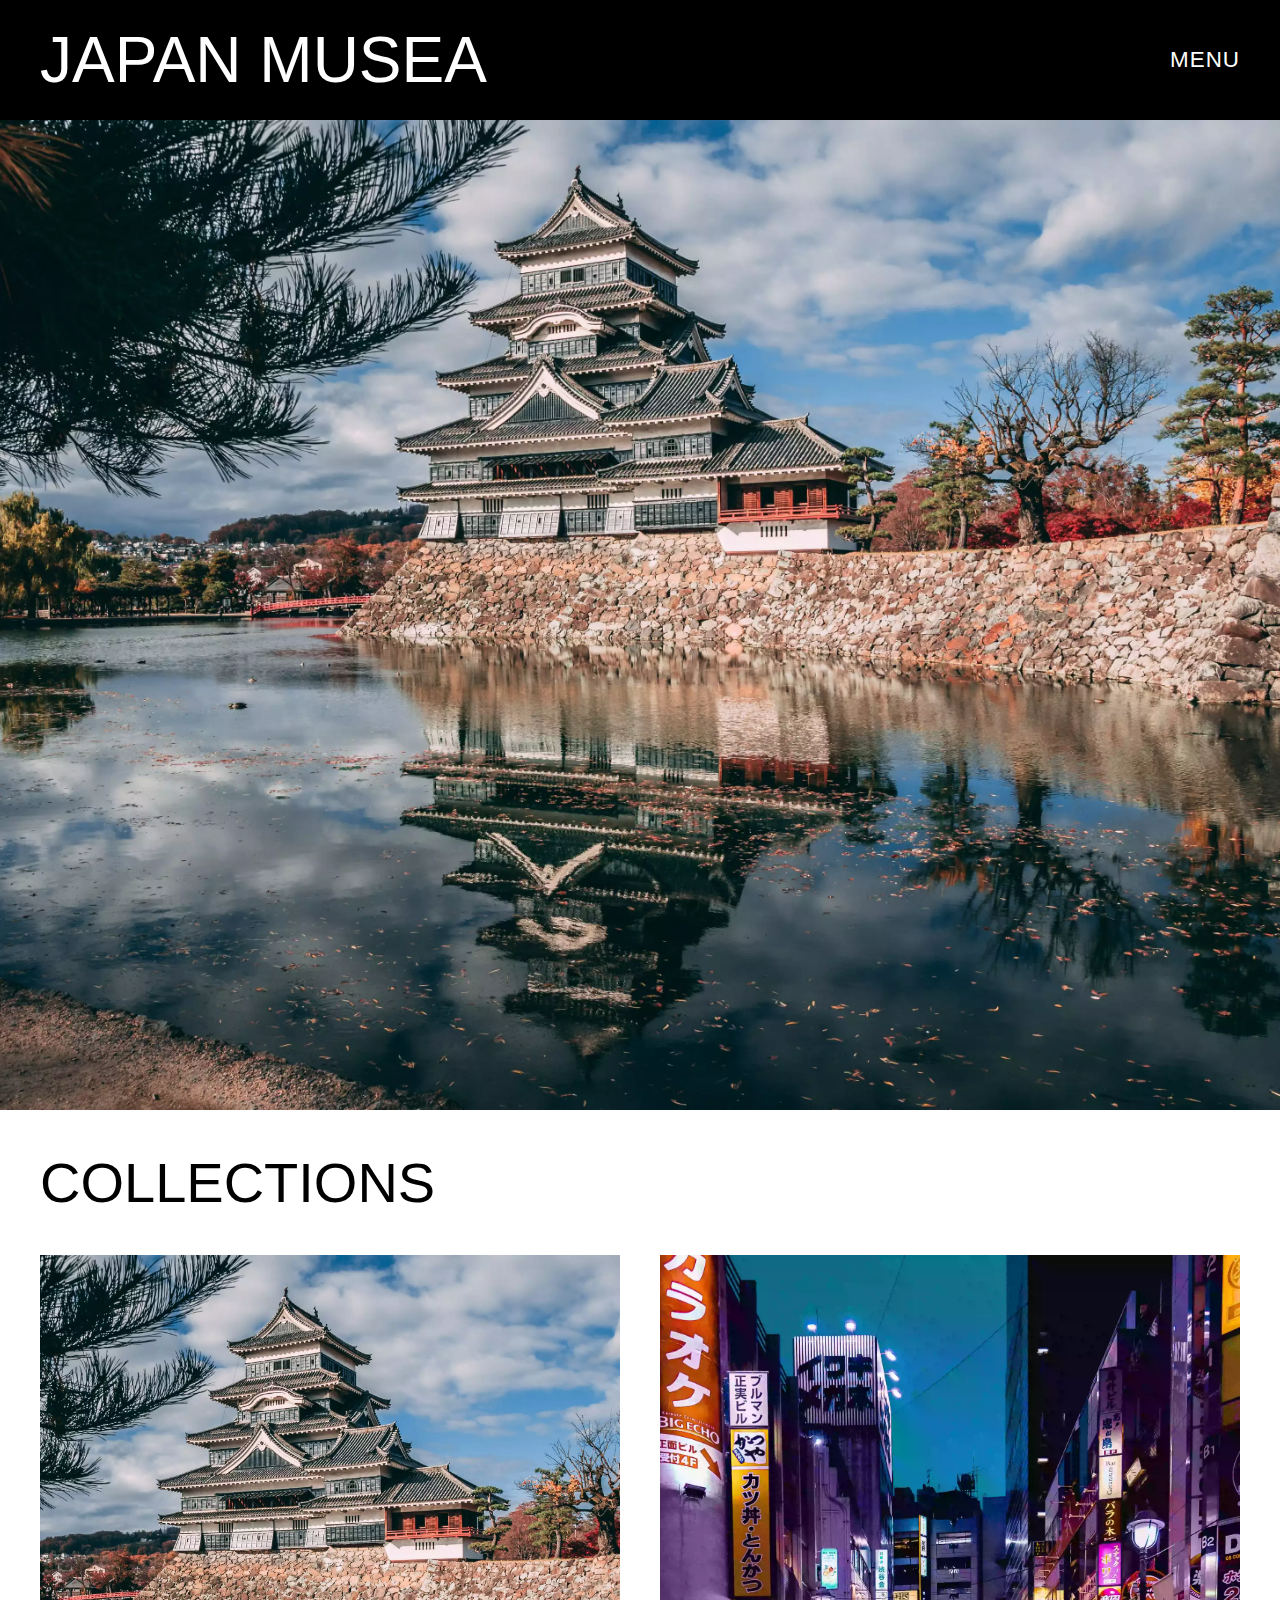
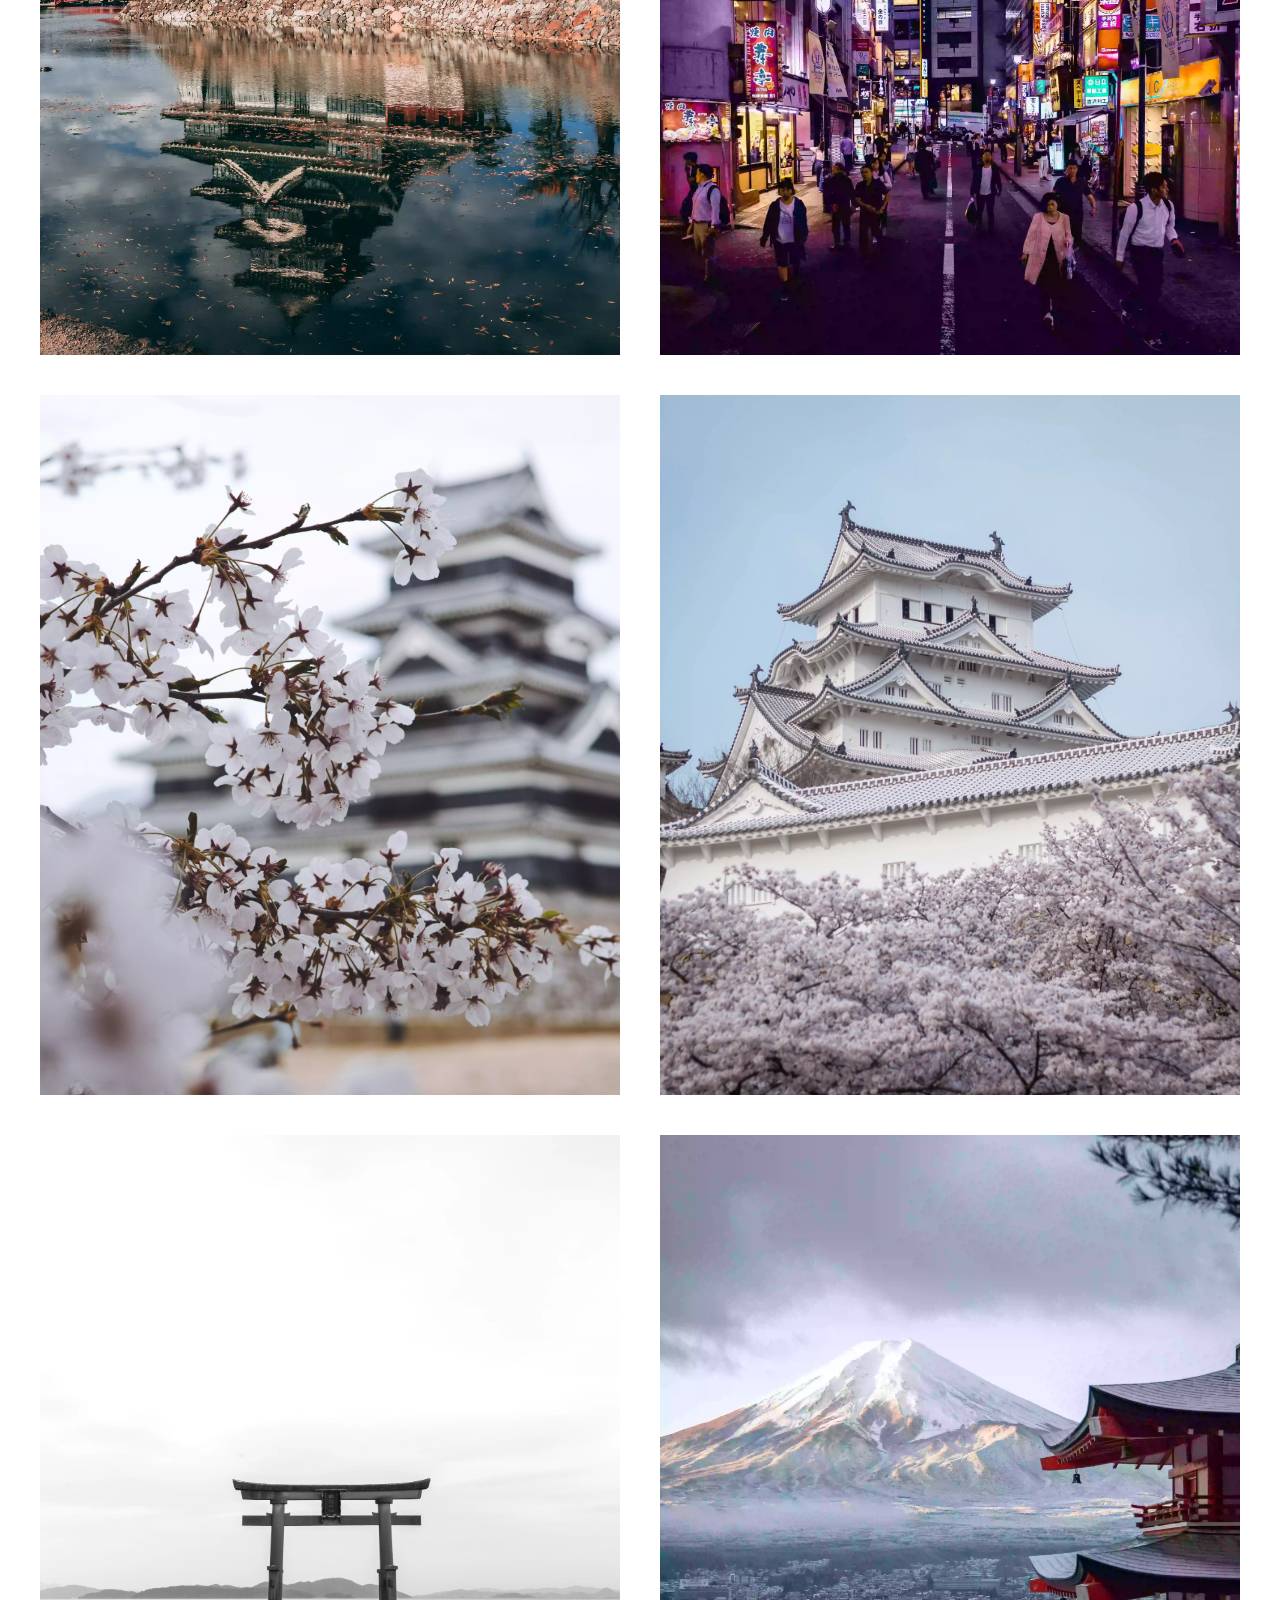
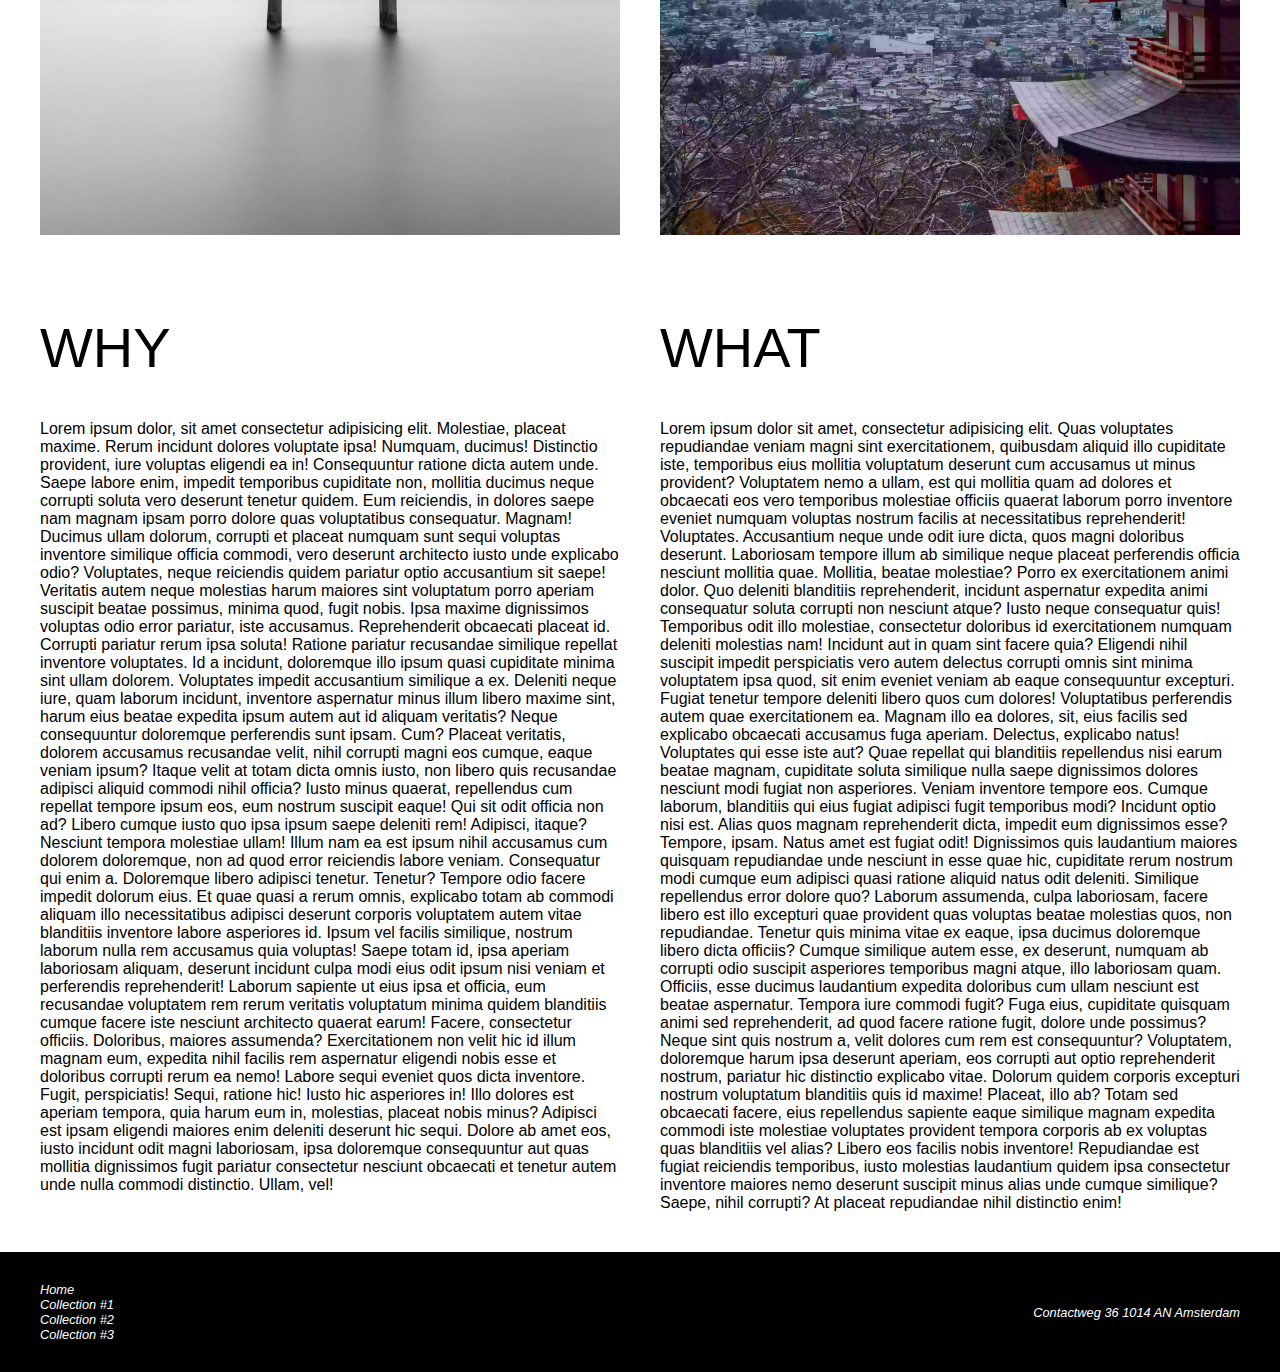
<file: periode2/F1M2ONT/JapanMu/index.html>
<!DOCTYPE html>
<html lang="en">

<head>
    <meta charset="UTF-8">
    <meta http-equiv="X-UA-Compatible" content="IE=edge">
    <meta name="viewport" content="width=device-width, initial-scale=1.0">
    <link rel="stylesheet" href="css/style.css">
    <script src="Js/script.js" defer></script>
    <title>Japan Musea</title>
</head>

<body id="js--body">
    <header class="header">
        <h1 class="headerTitle">Japan Musea</h1>
        <button id="js--menu" class="headerButton" >menu</button>
    </header>
    <nav id="js--nav" class="mainNav">
        <button id="js--close" class="closeButton">X</button>  
        <ul class="mainNavList">
            <li class="mainNavListItem">
                <a href="">Home</a>
            </li>
            <li class="mainNavListItem">
                <a href="">Collection #1</a>
            </li>
            <li class="mainNavListItem">
                <a href="">Collection #2</a>
            </li>
            <li class="mainNavListItem">
                <a href="">Collection #3</a>
            </li>
            
        </ul>
    </nav>
    <main>
        <figure class="bigFigure"><img src="img/pexels-photo-1829980.webp" alt="Japanese tempel"></figure>
        <section class="collections">
            <h2 class="collectionsTitle">Collections</h2>
           <ul class="collectionsList">
               <li class="collectionsListItem"><img src="img/pexels-photo-1829980.webp" alt="Japanese tempel"></li>
               <li class="collectionsListItem"><img src="img/pexels-aleksandar-pasaric-1510595.webp" alt="Japanese city"></li>
               <li class="collectionsListItem"><img src="img/pexels-evgeny-tchebotarev-2235302.webp" alt="Whiteblosum"></li>
               <li class="collectionsListItem"><img src="img/pexels-nien-tran-dinh-1654748.webp" alt="White tempel with whiteblosum"></li>
               <li class="collectionsListItem"><img src="img/pexels-pixabay-301614.webp" alt="Japanese arc"></li>
               <li class="collectionsListItem"><img src="img/pexels-tomáš-malík-3408353.webp" alt="Mount fuji"></li>
           </ul>
        </section>
        <section class="info">
            <div class="block">
                <h2 class="infoTitle">Why</h2>
                <p>Lorem ipsum dolor, sit amet consectetur adipisicing elit. Molestiae, placeat maxime. Rerum incidunt dolores voluptate ipsa! Numquam, ducimus! Distinctio provident, iure voluptas eligendi ea in! Consequuntur ratione dicta autem unde.
                Saepe labore enim, impedit temporibus cupiditate non, mollitia ducimus neque corrupti soluta vero deserunt tenetur quidem. Eum reiciendis, in dolores saepe nam magnam ipsam porro dolore quas voluptatibus consequatur. Magnam!
                Ducimus ullam dolorum, corrupti et placeat numquam sunt sequi voluptas inventore similique officia commodi, vero deserunt architecto iusto unde explicabo odio? Voluptates, neque reiciendis quidem pariatur optio accusantium sit saepe!
                Veritatis autem neque molestias harum maiores sint voluptatum porro aperiam suscipit beatae possimus, minima quod, fugit nobis. Ipsa maxime dignissimos voluptas odio error pariatur, iste accusamus. Reprehenderit obcaecati placeat id.
                Corrupti pariatur rerum ipsa soluta! Ratione pariatur recusandae similique repellat inventore voluptates. Id a incidunt, doloremque illo ipsum quasi cupiditate minima sint ullam dolorem. Voluptates impedit accusantium similique a ex.
                Deleniti neque iure, quam laborum incidunt, inventore aspernatur minus illum libero maxime sint, harum eius beatae expedita ipsum autem aut id aliquam veritatis? Neque consequuntur doloremque perferendis sunt ipsam. Cum?
                Placeat veritatis, dolorem accusamus recusandae velit, nihil corrupti magni eos cumque, eaque veniam ipsum? Itaque velit at totam dicta omnis iusto, non libero quis recusandae adipisci aliquid commodi nihil officia?
                Iusto minus quaerat, repellendus cum repellat tempore ipsum eos, eum nostrum suscipit eaque! Qui sit odit officia non ad? Libero cumque iusto quo ipsa ipsum saepe deleniti rem! Adipisci, itaque?
                Nesciunt tempora molestiae ullam! Illum nam ea est ipsum nihil accusamus cum dolorem doloremque, non ad quod error reiciendis labore veniam. Consequatur qui enim a. Doloremque libero adipisci tenetur. Tenetur?
                Tempore odio facere impedit dolorum eius. Et quae quasi a rerum omnis, explicabo totam ab commodi aliquam illo necessitatibus adipisci deserunt corporis voluptatem autem vitae blanditiis inventore labore asperiores id.
                Ipsum vel facilis similique, nostrum laborum nulla rem accusamus quia voluptas! Saepe totam id, ipsa aperiam laboriosam aliquam, deserunt incidunt culpa modi eius odit ipsum nisi veniam et perferendis reprehenderit!
                Laborum sapiente ut eius ipsa et officia, eum recusandae voluptatem rem rerum veritatis voluptatum minima quidem blanditiis cumque facere iste nesciunt architecto quaerat earum! Facere, consectetur officiis. Doloribus, maiores assumenda?
                Exercitationem non velit hic id illum magnam eum, expedita nihil facilis rem aspernatur eligendi nobis esse et doloribus corrupti rerum ea nemo! Labore sequi eveniet quos dicta inventore. Fugit, perspiciatis!
                Sequi, ratione hic! Iusto hic asperiores in! Illo dolores est aperiam tempora, quia harum eum in, molestias, placeat nobis minus? Adipisci est ipsam eligendi maiores enim deleniti deserunt hic sequi.
                Dolore ab amet eos, iusto incidunt odit magni laboriosam, ipsa doloremque consequuntur aut quas mollitia dignissimos fugit pariatur consectetur nesciunt obcaecati et tenetur autem unde nulla commodi distinctio. Ullam, vel!</p>
            </div>  
            <div class="block">
                <h2 class="infoTitle"> What</h2>
               <p>Lorem ipsum dolor sit amet, consectetur adipisicing elit. Quas voluptates repudiandae veniam magni sint exercitationem, quibusdam aliquid illo cupiditate iste, temporibus eius mollitia voluptatum deserunt cum accusamus ut minus provident?
               Voluptatem nemo a ullam, est qui mollitia quam ad dolores et obcaecati eos vero temporibus molestiae officiis quaerat laborum porro inventore eveniet numquam voluptas nostrum facilis at necessitatibus reprehenderit! Voluptates.
               Accusantium neque unde odit iure dicta, quos magni doloribus deserunt. Laboriosam tempore illum ab similique neque placeat perferendis officia nesciunt mollitia quae. Mollitia, beatae molestiae? Porro ex exercitationem animi dolor.
               Quo deleniti blanditiis reprehenderit, incidunt aspernatur expedita animi consequatur soluta corrupti non nesciunt atque? Iusto neque consequatur quis! Temporibus odit illo molestiae, consectetur doloribus id exercitationem numquam deleniti molestias nam!
               Incidunt aut in quam sint facere quia? Eligendi nihil suscipit impedit perspiciatis vero autem delectus corrupti omnis sint minima voluptatem ipsa quod, sit enim eveniet veniam ab eaque consequuntur excepturi.
               Fugiat tenetur tempore deleniti libero quos cum dolores! Voluptatibus perferendis autem quae exercitationem ea. Magnam illo ea dolores, sit, eius facilis sed explicabo obcaecati accusamus fuga aperiam. Delectus, explicabo natus!
               Voluptates qui esse iste aut? Quae repellat qui blanditiis repellendus nisi earum beatae magnam, cupiditate soluta similique nulla saepe dignissimos dolores nesciunt modi fugiat non asperiores. Veniam inventore tempore eos.
               Cumque laborum, blanditiis qui eius fugiat adipisci fugit temporibus modi? Incidunt optio nisi est. Alias quos magnam reprehenderit dicta, impedit eum dignissimos esse? Tempore, ipsam. Natus amet est fugiat odit!
               Dignissimos quis laudantium maiores quisquam repudiandae unde nesciunt in esse quae hic, cupiditate rerum nostrum modi cumque eum adipisci quasi ratione aliquid natus odit deleniti. Similique repellendus error dolore quo?
               Laborum assumenda, culpa laboriosam, facere libero est illo excepturi quae provident quas voluptas beatae molestias quos, non repudiandae. Tenetur quis minima vitae ex eaque, ipsa ducimus doloremque libero dicta officiis?
               Cumque similique autem esse, ex deserunt, numquam ab corrupti odio suscipit asperiores temporibus magni atque, illo laboriosam quam. Officiis, esse ducimus laudantium expedita doloribus cum ullam nesciunt est beatae aspernatur.
               Tempora iure commodi fugit? Fuga eius, cupiditate quisquam animi sed reprehenderit, ad quod facere ratione fugit, dolore unde possimus? Neque sint quis nostrum a, velit dolores cum rem est consequuntur?
               Voluptatem, doloremque harum ipsa deserunt aperiam, eos corrupti aut optio reprehenderit nostrum, pariatur hic distinctio explicabo vitae. Dolorum quidem corporis excepturi nostrum voluptatum blanditiis quis id maxime! Placeat, illo ab?
               Totam sed obcaecati facere, eius repellendus sapiente eaque similique magnam expedita commodi iste molestiae voluptates provident tempora corporis ab ex voluptas quas blanditiis vel alias? Libero eos facilis nobis inventore!
               Repudiandae est fugiat reiciendis temporibus, iusto molestias laudantium quidem ipsa consectetur inventore maiores nemo deserunt suscipit minus alias unde cumque similique? Saepe, nihil corrupti? At placeat repudiandae nihil distinctio enim!</p>
            </div>
        </section>
    </main>
    <footer class="footer">
        <ul class="footerNav">
            <li class="footerNavItem">
                <a href="">Home</a>
            </li>
            <li class="footerNavItem">
                <a href="">Collection #1</a>
            </li>
            <li class="footerNavItem">
                <a href="">Collection #2</a>
            </li>
            <li class="footerNavItem">
                <a href="">Collection #3</a>
            </li>
        </ul>
        <address>
            Contactweg 36
            1014 AN
            Amsterdam
        </address>
    </footer>
</body>

</html>
</file>
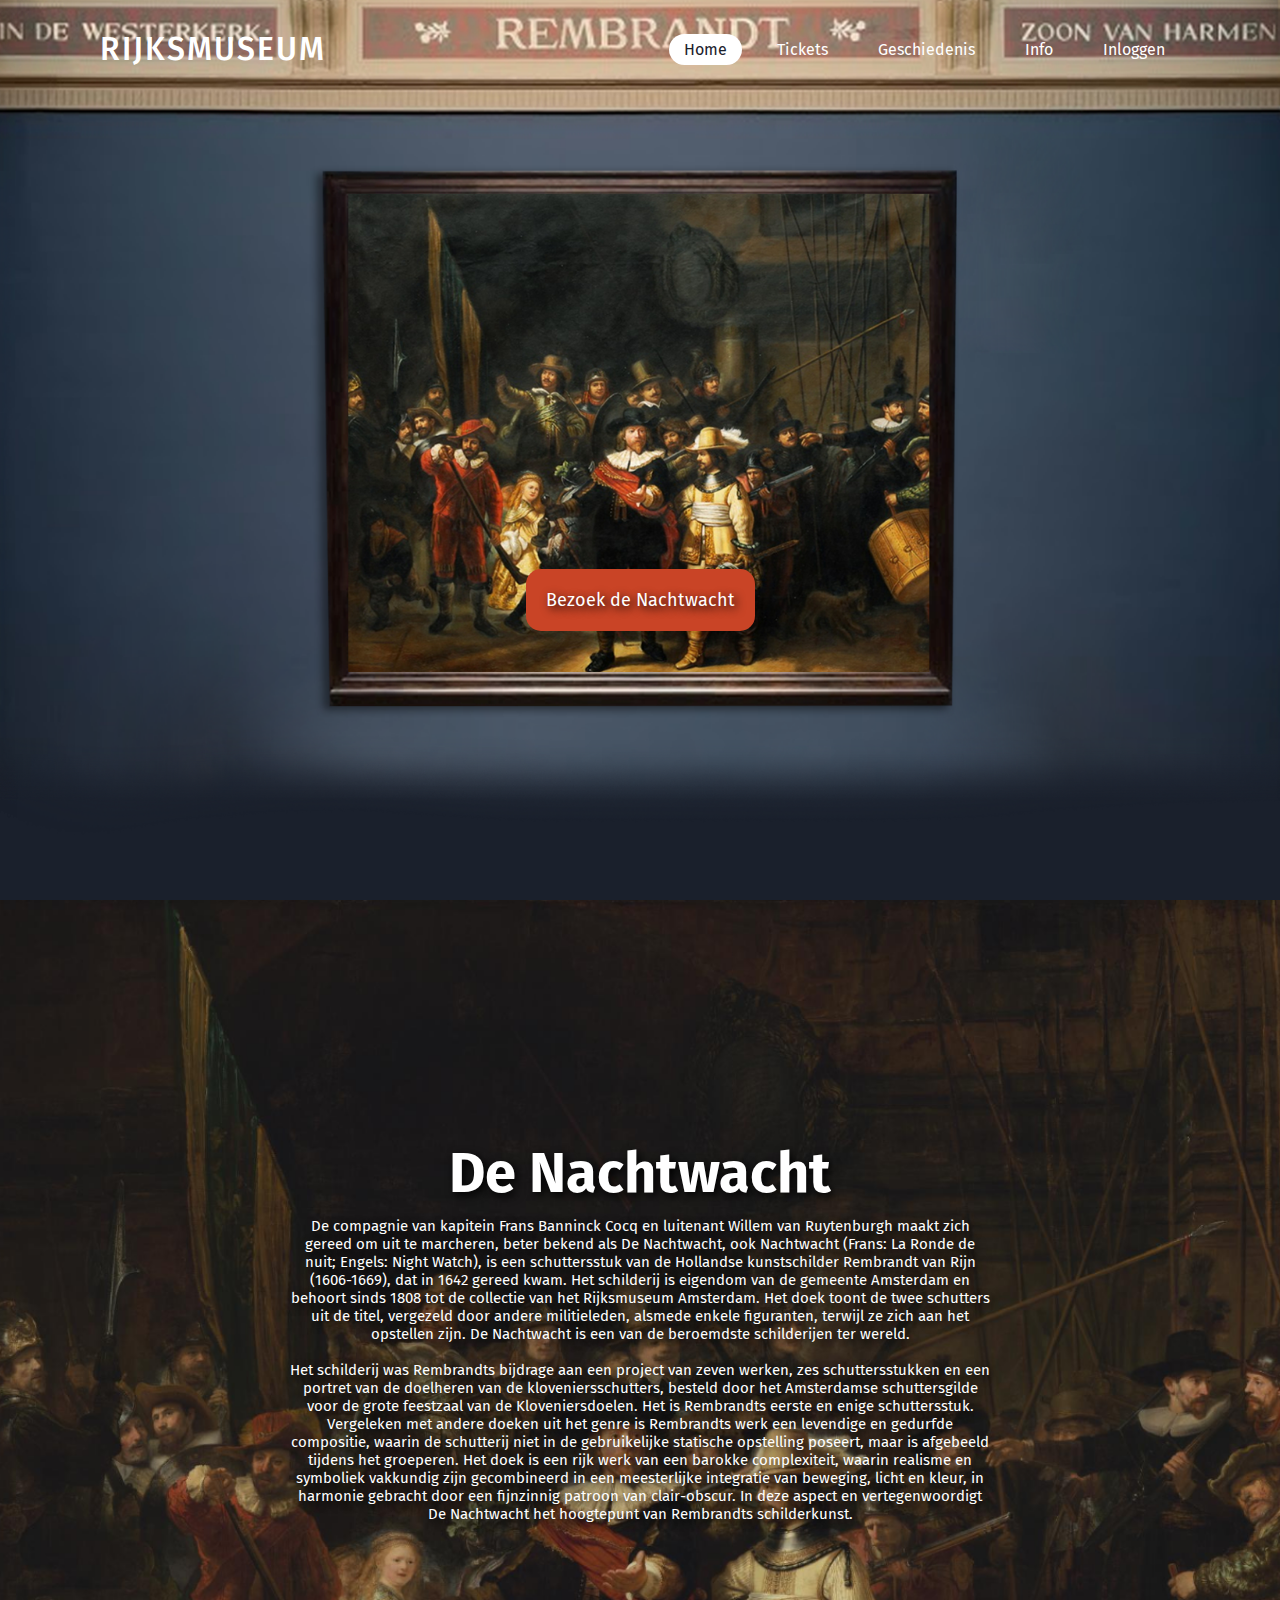
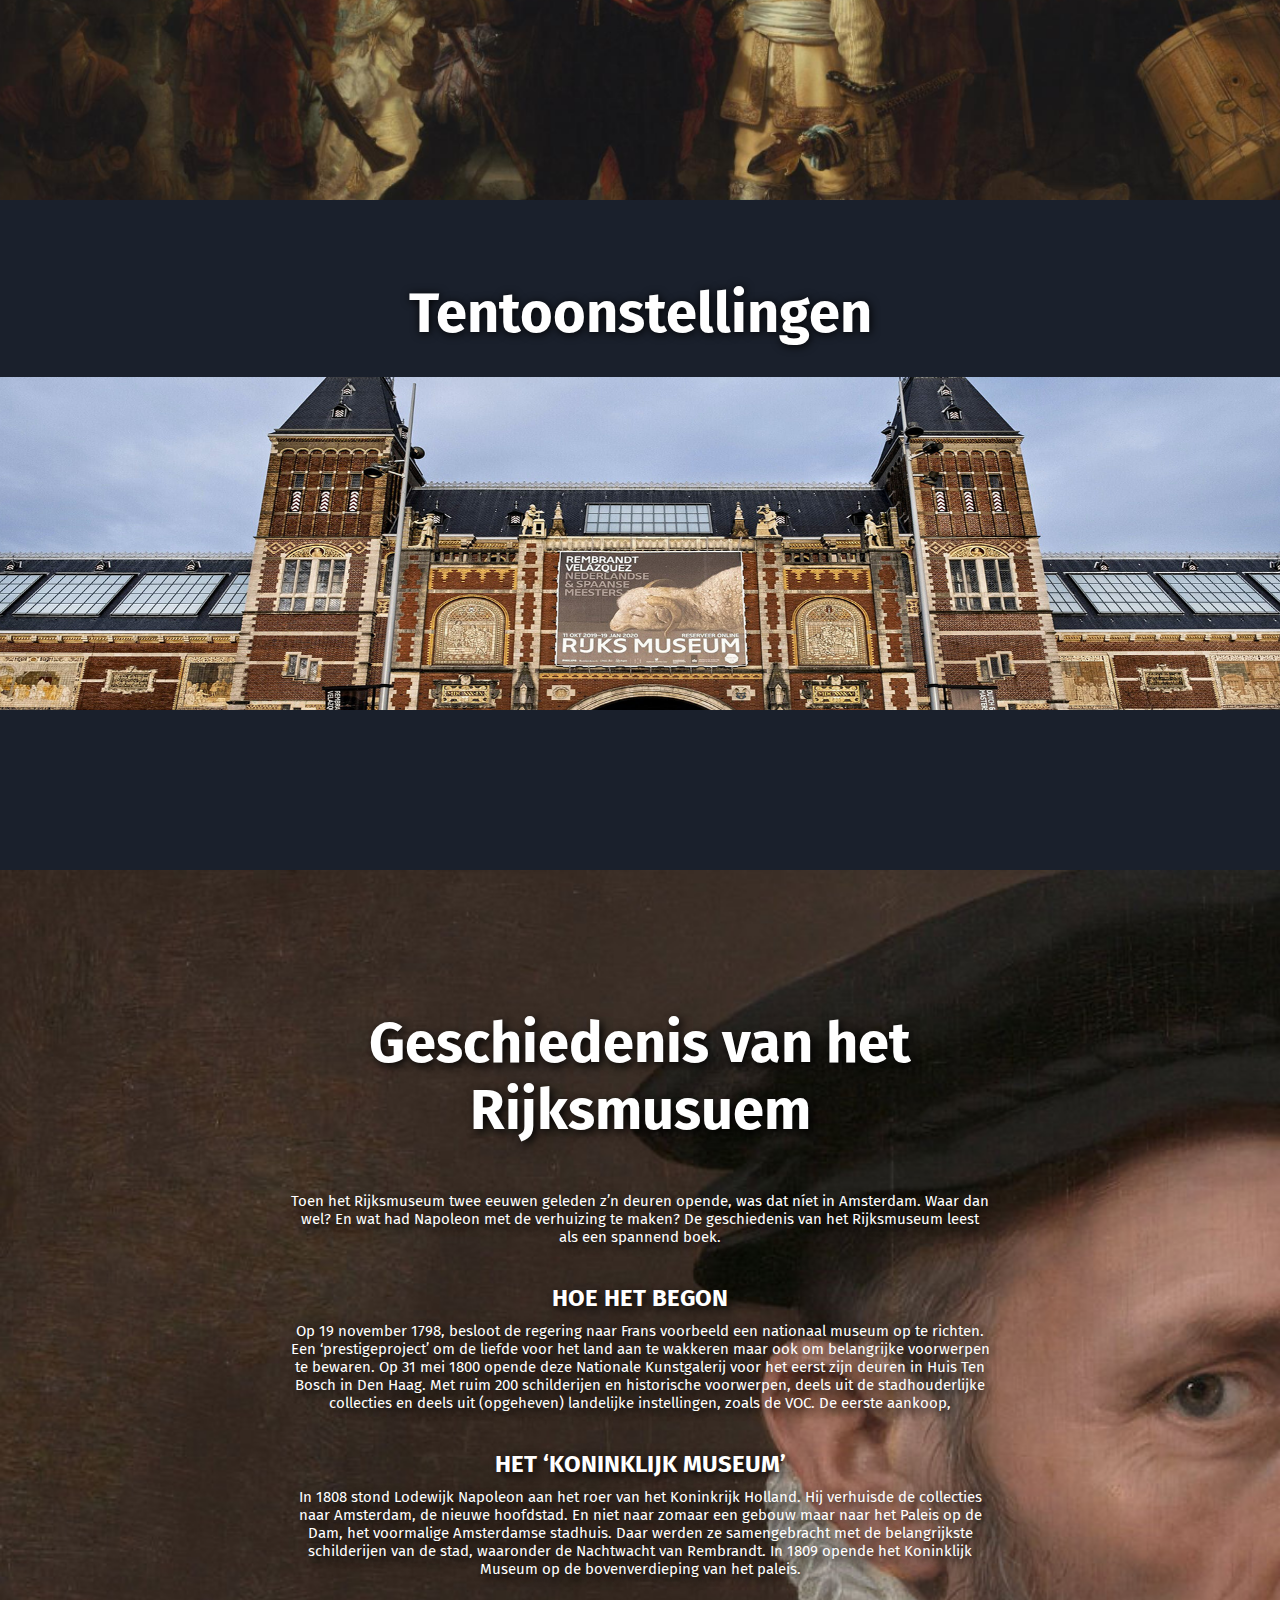
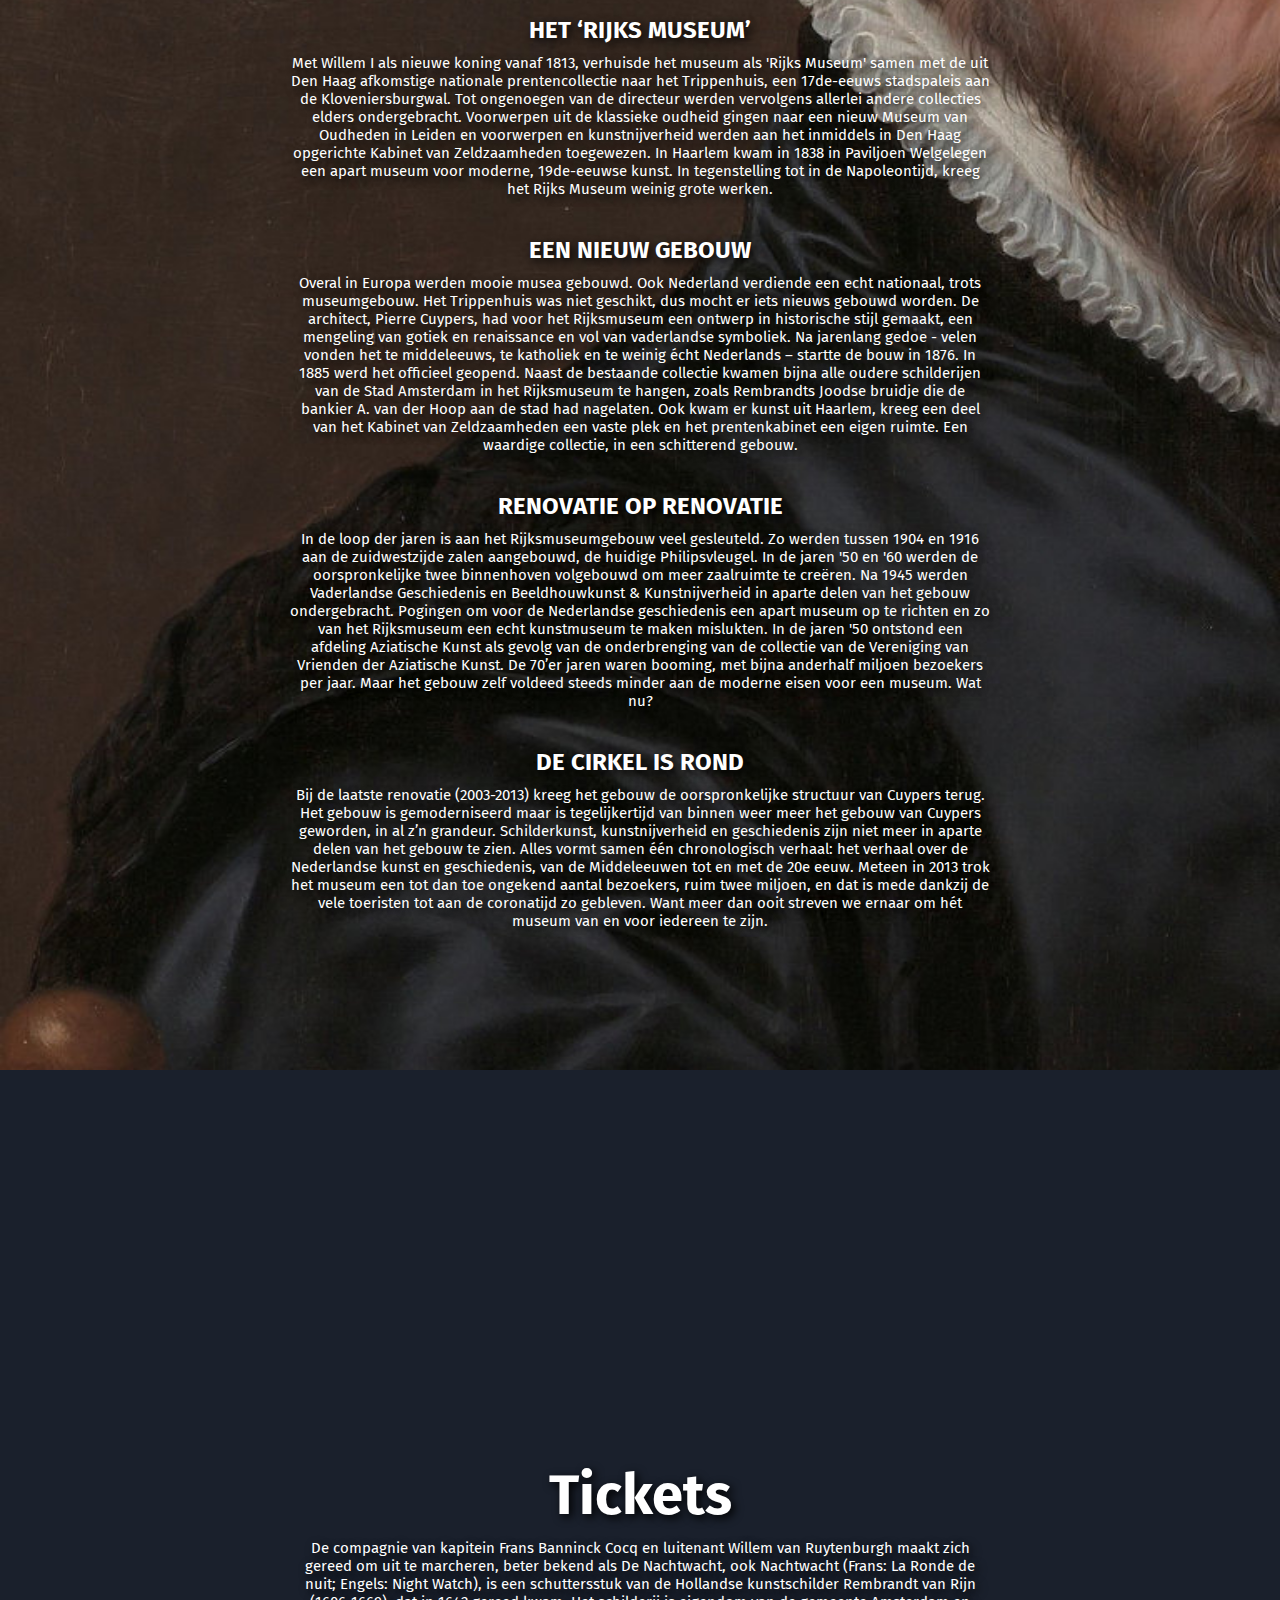
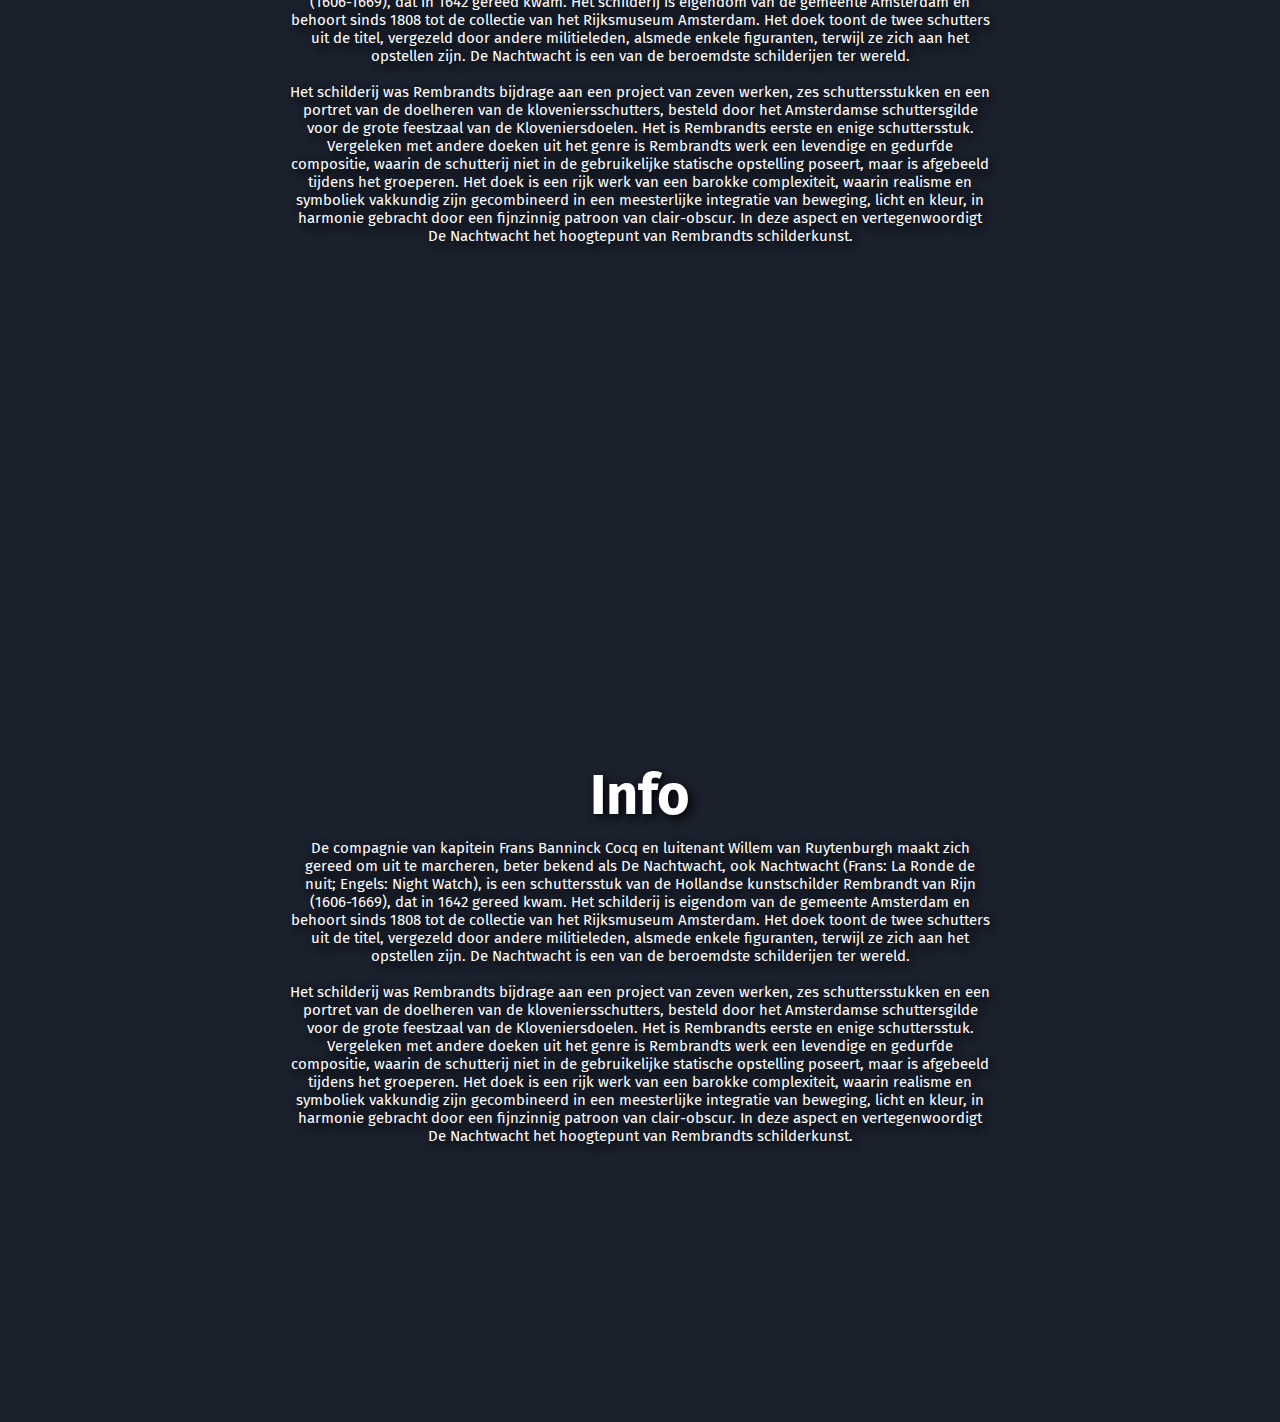
<file: periode2/F2M2BO/Museum/index.html>
<!DOCTYPE html>
<html lang="en">
<head>
    <title>Rijksmusuem landing page</title>
    <link rel="stylesheet" type="text/css" href="style.css">
</head>
<body>
    <header>
        <a href="#" class="Rijksmuseum">Rijksmuseum</a>
        <div class="menu">
        <ul>
            <li><a href="#home" class="active">Home</a></li>
            <li><a href="#Tickets">Tickets</a></li>
            <li><a href="#Geschiedenis">Geschiedenis</a></li>
            <li><a href="#Info">Info</a></li>
            <li><a href="#">Inloggen</a></li>
        </ul>
        </div>  
    </header>
    <section id="home">
        <img src="img/Pilars.png" id="Pilars">
        <img src="img/Wall.png" id="Wall">
        <img src="img/DeNachtwacht.png" id="DeNachtwacht">
        <a href="#Tickets" id="btn">Bezoek de Nachtwacht</a>
    </section>
    <section id="iNachtwacht">
    <div class="sec">
        <h2>De Nachtwacht</h2>
        <p>De compagnie van kapitein Frans Banninck Cocq en luitenant Willem van Ruytenburgh maakt zich gereed om uit te marcheren, beter bekend als De Nachtwacht, 
            ook Nachtwacht (Frans: La Ronde de nuit; Engels: Night Watch), is een schuttersstuk van de Hollandse kunstschilder Rembrandt van Rijn (1606-1669), 
            dat in 1642 gereed kwam. Het schilderij is eigendom van de gemeente Amsterdam en behoort sinds 1808 tot de collectie van het Rijksmuseum Amsterdam.
             Het doek toont de twee schutters uit de titel, vergezeld door andere militieleden, alsmede enkele figuranten, 
            terwijl ze zich aan het opstellen zijn. De Nachtwacht is een van de beroemdste schilderijen ter wereld. <br><br>Het schilderij was Rembrandts bijdrage aan een project van zeven werken, 
            zes schuttersstukken en een portret van de doelheren van de kloveniersschutters, besteld door het Amsterdamse schuttersgilde voor de grote feestzaal van de Kloveniersdoelen. 
            Het is Rembrandts eerste en enige schuttersstuk. Vergeleken met andere doeken uit het genre is Rembrandts werk een levendige en gedurfde compositie, 
            waarin de schutterij niet in de gebruikelijke statische opstelling poseert, maar is afgebeeld tijdens het groeperen. 
            Het doek is een rijk werk van een barokke complexiteit, waarin realisme en symboliek vakkundig zijn gecombineerd in een meesterlijke integratie van beweging, licht en kleur,
             in harmonie gebracht door een fijnzinnig patroon van clair-obscur. 
            In deze aspect en vertegenwoordigt De Nachtwacht het hoogtepunt van Rembrandts schilderkunst.  </p>
        <p></p>
        <br><br>
        </div>
    </section>
    </div>
    <script>
        let Pilars = document.getElementById('Pilars');
        let Wall = document.getElementById('Wall');
        let DeNachtwacht = document.getElementById('DeNachtwacht');

        window.addEventListener('scroll', function(){
            let value =  window.scrollY;
            Pilars.style.top = value * 0.05 + 'px';
            Wall.style.top = value * 0.11 + 'px';
            DeNachtwacht.style.top = value * 0.18 + 'px';
        })
    </script>

    <h2 class="stext">Tentoonstellingen</h2>
    <style type="text/css">
    #slider{
        overflow: hidden;
    }
    #slider figure{
        position: relative;
        width: 500%;
        margin: 0;
        left: 0;
        animation: 20s slider infinite;
    }
    #slider figure img{
        float: left;
        width: 20%;
    }
    @keyframes slider{ 
        0%{
            left: 0;
        }
        20%{
            left: 0;
        }
        25%{
            left: -100%;
        }
        45%{
            left: -100%;
        }
        50%{
            left: -200%;
        }
        70%{
            left: -200%;
        } 
        75%{
            left: -300%;
        }
        80%{
            left: -300%;
        }
        100%{
            left: -400%;
        }
    
    }

    </style>
    <div id="slider">
        <figure>
            <img src="img/foto1.png" alt="">
            <img src="img/foto2.png" alt="">
            <img src="img/foto3.png" alt="">
            <img src="img/foto4.png" alt="">
            <img src="img/foto5.jpg" alt="">
        </figure>
        
    </div>

    <section id="Geschiedenis">
        <div class="sec">
            <h2>Geschiedenis van het Rijksmusuem</h2>
            <br><br>
            <p>Toen het Rijksmuseum twee eeuwen geleden z’n deuren opende, was dat níet in Amsterdam. 
                Waar dan wel? En wat had Napoleon met de verhuizing te maken? De geschiedenis van 
                het Rijksmuseum leest als een spannend boek.</p>
            <br><br>
            <h5>HOE HET BEGON</h5>
                <p>
                    Op 19 november 1798, besloot de regering naar Frans voorbeeld een nationaal museum op te richten. Een ‘prestigeproject’ om de liefde voor het land aan te wakkeren maar ook om belangrijke voorwerpen te bewaren.
                    Op 31 mei 1800 opende deze Nationale Kunstgalerij voor het eerst zijn deuren in Huis Ten Bosch in Den Haag. Met ruim 200 schilderijen en historische voorwerpen, 
                    deels uit de stadhouderlijke collecties en deels uit (opgeheven) 
                    landelijke instellingen, zoals de VOC. De eerste aankoop,
                </p>
            <br><br>
            <h5>HET ‘KONINKLIJK MUSEUM’</h5>
                <p>In 1808 stond Lodewijk Napoleon aan het roer van het Koninkrijk Holland. Hij verhuisde de collecties naar Amsterdam,
                     de nieuwe hoofdstad. En niet naar zomaar een gebouw maar naar het Paleis op de Dam, het voormalige Amsterdamse stadhuis. 
                     Daar werden ze samengebracht met de belangrijkste schilderijen van de stad, 
                    waaronder de Nachtwacht van Rembrandt. In 1809 opende het Koninklijk Museum op de bovenverdieping van het paleis.
                </p>
            <br><br>
            <h5>HET ‘RIJKS MUSEUM’</h5>
            <p>
                Met Willem I als nieuwe koning vanaf 1813, verhuisde het museum als 'Rijks Museum' samen met de uit Den Haag afkomstige 
                nationale prentencollectie naar het Trippenhuis, een 17de-eeuws stadspaleis aan de Kloveniersburgwal. Tot ongenoegen van de directeur werden
                 vervolgens allerlei andere collecties elders ondergebracht. Voorwerpen uit de klassieke oudheid gingen naar een nieuw Museum van Oudheden in Leiden 
                 en voorwerpen en kunstnijverheid werden aan het inmiddels in Den Haag opgerichte Kabinet van Zeldzaamheden toegewezen.
                 In Haarlem kwam in 1838 in Paviljoen Welgelegen een apart museum voor moderne, 19de-eeuwse kunst. In tegenstelling tot in de Napoleontijd, 
                 kreeg het Rijks Museum weinig grote werken.
            </p>
            <br><br>
            <h5>EEN NIEUW GEBOUW</h5>
            <p>Overal in Europa werden mooie musea gebouwd. Ook Nederland verdiende een echt nationaal, trots museumgebouw. Het Trippenhuis was niet geschikt, dus mocht er iets nieuws gebouwd worden. De architect, Pierre Cuypers, had voor het Rijksmuseum een ontwerp in historische stijl gemaakt, een mengeling van gotiek en renaissance en vol van vaderlandse symboliek. Na jarenlang gedoe - velen vonden het te middeleeuws, te katholiek en te weinig écht Nederlands – startte de bouw in 1876. In 1885 werd het officieel geopend. Naast de bestaande collectie kwamen bijna alle oudere schilderijen van de Stad Amsterdam in het Rijksmuseum te hangen, zoals Rembrandts Joodse bruidje die de bankier A. van der Hoop aan de stad had nagelaten. Ook kwam er kunst uit Haarlem,
                 kreeg een deel van het Kabinet van Zeldzaamheden een vaste plek en het prentenkabinet een eigen ruimte. Een waardige collectie, in een schitterend gebouw.</p>
            <br><br>
            <h5>RENOVATIE OP RENOVATIE</h5>
            <p>In de loop der jaren is aan het Rijksmuseumgebouw veel gesleuteld. Zo werden tussen 1904 en 1916 aan de zuidwestzijde zalen aangebouwd, de huidige Philipsvleugel. In de jaren '50 en '60 werden de oorspronkelijke twee binnenhoven volgebouwd om meer zaalruimte te creëren. Na 1945 werden Vaderlandse Geschiedenis en Beeldhouwkunst & Kunstnijverheid in aparte delen van het gebouw ondergebracht. Pogingen om voor de Nederlandse geschiedenis een apart museum op te richten en zo van het Rijksmuseum een echt kunstmuseum te maken mislukten. In de jaren '50 ontstond een afdeling Aziatische Kunst als gevolg van de onderbrenging van de collectie van de Vereniging van Vrienden der Aziatische Kunst. 
                De 70’er jaren waren booming, met bijna anderhalf miljoen bezoekers per jaar. 
                Maar het gebouw zelf voldeed steeds minder aan de moderne eisen voor een museum. Wat nu?</p>
            <br><br>
            <h5>DE CIRKEL IS ROND</h5>
            <p>Bij de laatste renovatie (2003-2013) kreeg het gebouw de oorspronkelijke structuur van Cuypers terug. Het gebouw is gemoderniseerd maar is tegelijkertijd van binnen weer meer het gebouw van Cuypers geworden, in al z’n grandeur. Schilderkunst, kunstnijverheid en geschiedenis zijn niet meer in aparte delen van het gebouw te zien. Alles vormt samen één chronologisch verhaal: het verhaal over de Nederlandse kunst en geschiedenis, van de Middeleeuwen tot en met de 20e eeuw. Meteen in 2013 trok het museum een tot dan toe ongekend aantal bezoekers, ruim twee miljoen, en dat is mede dankzij de vele toeristen tot aan de coronatijd zo gebleven. Want meer dan ooit streven we ernaar om hét museum van en voor iedereen te zijn.</p>
            </div>
    </section>
    <br><br><br><br><br><br><br><br>
     <section id="Tickets">
    <div class="sec">
        <h2>Tickets</h2>
        <p>De compagnie van kapitein Frans Banninck Cocq en luitenant Willem van Ruytenburgh maakt zich gereed om uit te marcheren, beter bekend als De Nachtwacht, 
            ook Nachtwacht (Frans: La Ronde de nuit; Engels: Night Watch), is een schuttersstuk van de Hollandse kunstschilder Rembrandt van Rijn (1606-1669), 
            dat in 1642 gereed kwam. Het schilderij is eigendom van de gemeente Amsterdam en behoort sinds 1808 tot de collectie van het Rijksmuseum Amsterdam.
             Het doek toont de twee schutters uit de titel, vergezeld door andere militieleden, alsmede enkele figuranten, 
            terwijl ze zich aan het opstellen zijn. De Nachtwacht is een van de beroemdste schilderijen ter wereld. 
            <br><br>Het schilderij was Rembrandts bijdrage aan een project van zeven werken, 
            zes schuttersstukken en een portret van de doelheren van de kloveniersschutters, besteld door het Amsterdamse schuttersgilde voor de grote feestzaal van de Kloveniersdoelen. 
            Het is Rembrandts eerste en enige schuttersstuk. Vergeleken met andere doeken uit het genre is Rembrandts werk een levendige en gedurfde compositie, 
            waarin de schutterij niet in de gebruikelijke statische opstelling poseert, maar is afgebeeld tijdens het groeperen. 
            Het doek is een rijk werk van een barokke complexiteit, waarin realisme en symboliek vakkundig zijn gecombineerd in een meesterlijke integratie van beweging, licht en kleur,
             in harmonie gebracht door een fijnzinnig patroon van clair-obscur. 
            In deze aspect en vertegenwoordigt De Nachtwacht het hoogtepunt van Rembrandts schilderkunst.  </p>
        <p></p>
        <br><br>
        </div>
    </section>
    <section id="Info">
        <div class="sec">
            <h2>Info</h2>
            <p>De compagnie van kapitein Frans Banninck Cocq en luitenant Willem van Ruytenburgh maakt zich gereed om uit te marcheren, beter bekend als De Nachtwacht, 
                ook Nachtwacht (Frans: La Ronde de nuit; Engels: Night Watch), is een schuttersstuk van de Hollandse kunstschilder Rembrandt van Rijn (1606-1669), 
                dat in 1642 gereed kwam. Het schilderij is eigendom van de gemeente Amsterdam en behoort sinds 1808 tot de collectie van het Rijksmuseum Amsterdam.
                 Het doek toont de twee schutters uit de titel, vergezeld door andere militieleden, alsmede enkele figuranten, 
                terwijl ze zich aan het opstellen zijn. De Nachtwacht is een van de beroemdste schilderijen ter wereld. 
                <br><br>Het schilderij was Rembrandts bijdrage aan een project van zeven werken, 
                zes schuttersstukken en een portret van de doelheren van de kloveniersschutters, besteld door het Amsterdamse schuttersgilde voor de grote feestzaal van de Kloveniersdoelen. 
                Het is Rembrandts eerste en enige schuttersstuk. Vergeleken met andere doeken uit het genre is Rembrandts werk een levendige en gedurfde compositie, 
                waarin de schutterij niet in de gebruikelijke statische opstelling poseert, maar is afgebeeld tijdens het groeperen. 
                Het doek is een rijk werk van een barokke complexiteit, waarin realisme en symboliek vakkundig zijn gecombineerd in een meesterlijke integratie van beweging, licht en kleur,
                 in harmonie gebracht door een fijnzinnig patroon van clair-obscur. 
                In deze aspect en vertegenwoordigt De Nachtwacht het hoogtepunt van Rembrandts schilderkunst.  </p>
            <p></p>
            <br><br>
            </div>
        </section>
</body>
</html>
</file>
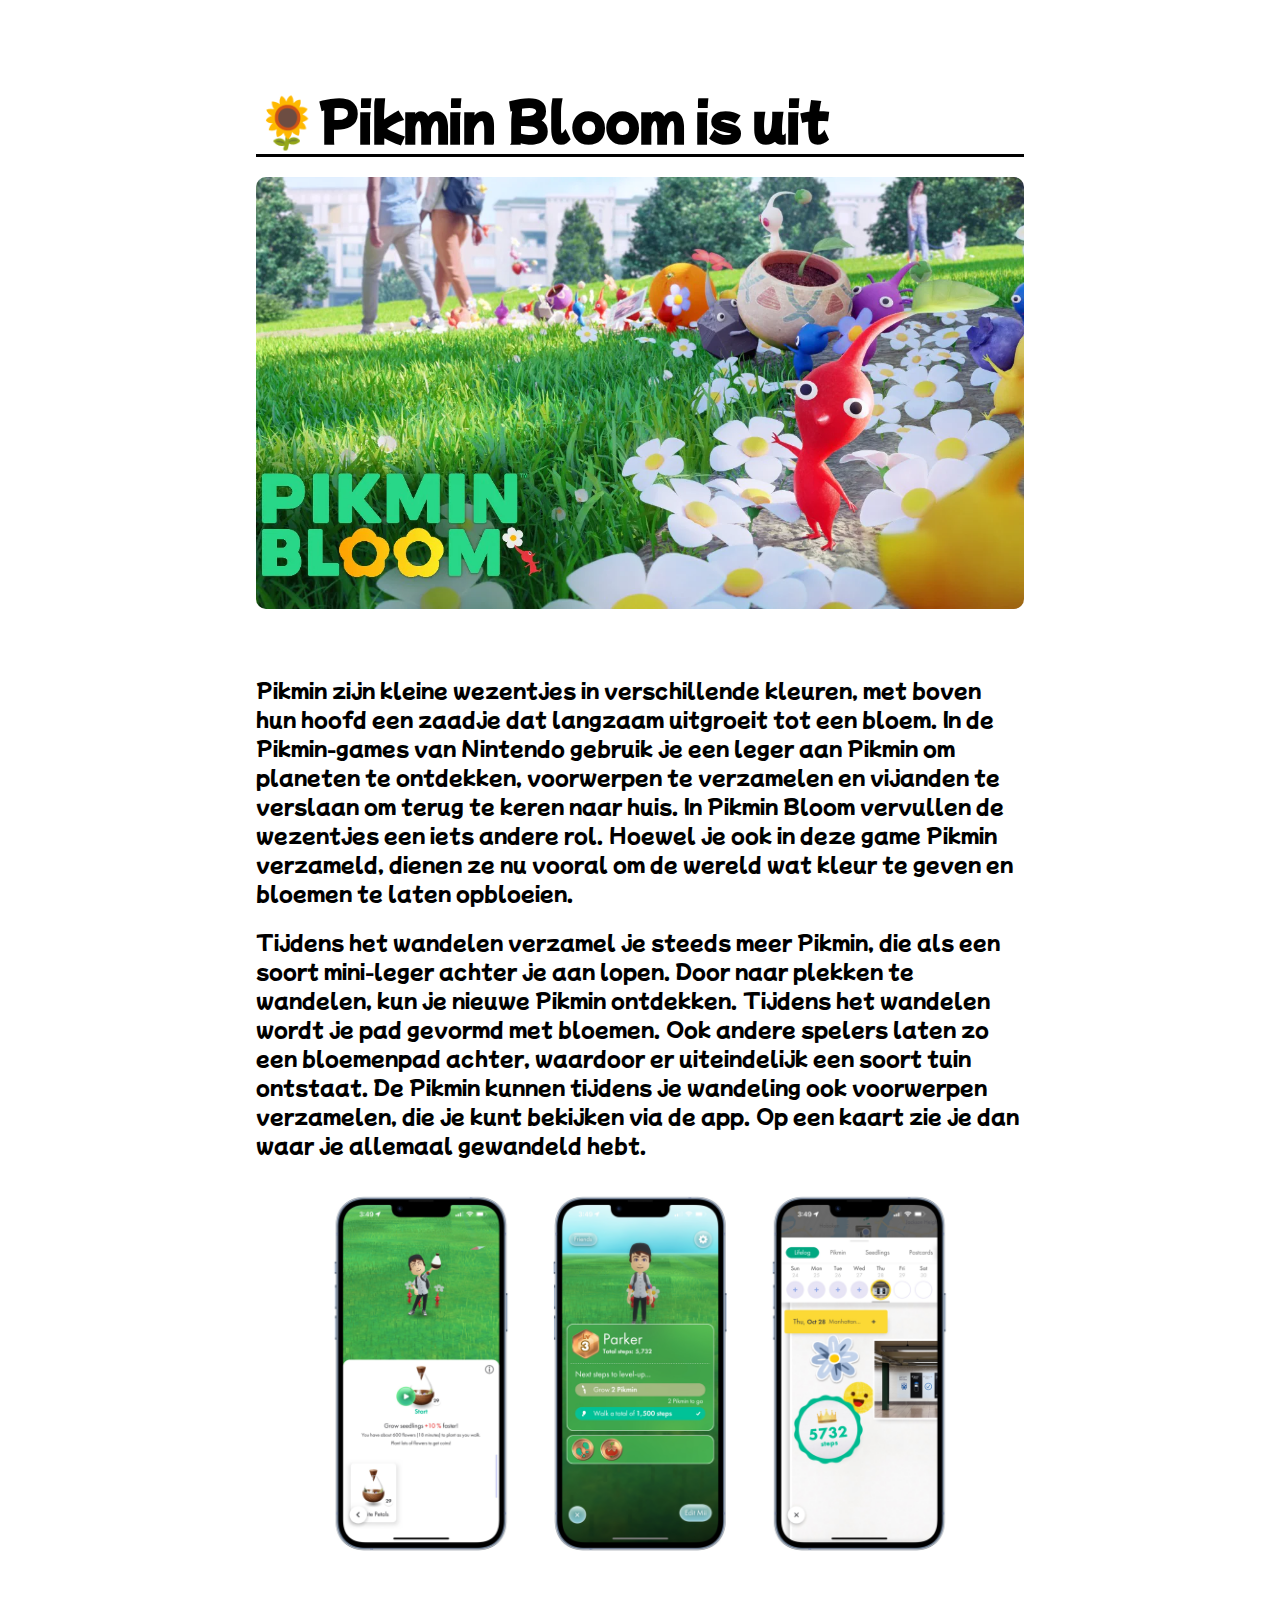
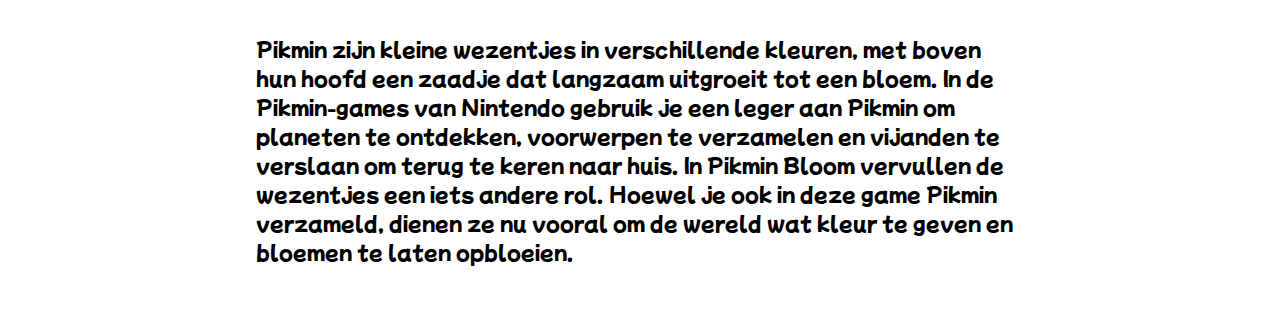
<file: periode2/F2M2ONT/blog/index.html>
<!DOCTYPE html>
<html lang="en">
<head>
    <meta charset="UTF-8">
    <meta http-equiv="X-UA-Compatible" content="IE=edge">
    <meta name="viewport" content="width=device-width, initial-scale=1.0">
    <link rel="stylesheet" href="css/style.css">
    <title>Faiss's Blog</title>
</head>
<body>
    <article>
        <h1>🌻Pikmin Bloom is uit</h1>
        <img src="img/pikminbloom.webp" alt="Verschillende Pikmin met bloemen op een wandelpad ">
     <p>Pikmin zijn kleine wezentjes in verschillende kleuren, met boven hun hoofd een zaadje dat langzaam uitgroeit tot een bloem. In de Pikmin-games van Nintendo gebruik 
        je een leger aan Pikmin om planeten te ontdekken, voorwerpen te verzamelen en vijanden te verslaan om terug te keren naar huis. 
        In Pikmin Bloom vervullen de wezentjes een iets andere rol. 
        Hoewel je ook in deze game Pikmin verzameld, dienen ze nu vooral om de wereld wat kleur te geven en bloemen te laten opbloeien.</p>
        <p>Tijdens het wandelen verzamel je steeds meer Pikmin, die als een soort mini-leger achter je aan lopen. Door naar plekken te wandelen, kun je nieuwe Pikmin ontdekken. 
        Tijdens het wandelen wordt je pad gevormd met bloemen. Ook andere spelers laten zo een bloemenpad achter, waardoor er uiteindelijk een soort tuin ontstaat. 
        De Pikmin kunnen tijdens je wandeling ook voorwerpen verzamelen, die je kunt bekijken via de app. Op een kaart zie je dan waar je allemaal gewandeld hebt.</p>   
        <img src="img/pikminbloom2.png" alt="Drie screenshots van de Pikmin bloom app"> 
        <p>Pikmin zijn kleine wezentjes in verschillende kleuren, met boven hun hoofd een zaadje dat langzaam uitgroeit tot een bloem. In de Pikmin-games van Nintendo gebruik 
        je een leger aan Pikmin om planeten te ontdekken, voorwerpen te verzamelen en vijanden te verslaan om terug te keren naar huis. 
        In Pikmin Bloom vervullen de wezentjes een iets andere rol. 
        Hoewel je ook in deze game Pikmin verzameld, dienen ze nu vooral om de wereld wat kleur te geven en bloemen te laten opbloeien.</p>
    </article>
</body>
</html>
</file>
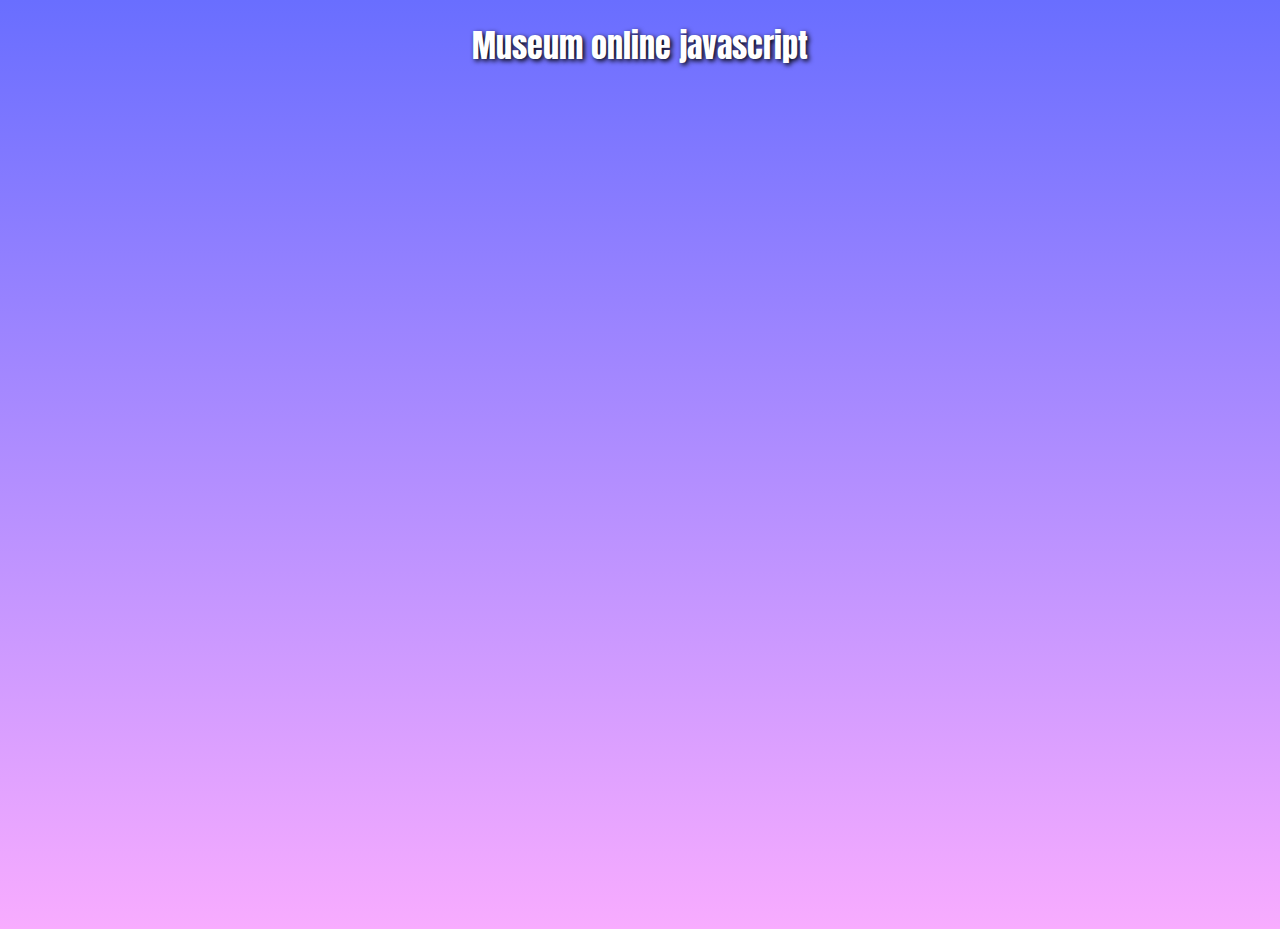
<file: periode2/F1M2JS/Les1/web/index.html>
<!DOCTYPE html>
<html lang="en">
<head>
    <meta charset="UTF-8">
    <meta http-equiv="X-UA-Compatible" content="IE=edge">
    <meta name="viewport" content="width=device-width, initial-scale=1.0">
    <title>f1m2js</title>
    <link rel="stylesheet" href="style.css">
</head>
<body>
    <h1>Museum online javascript</h1>
</body>
</html>
</file>
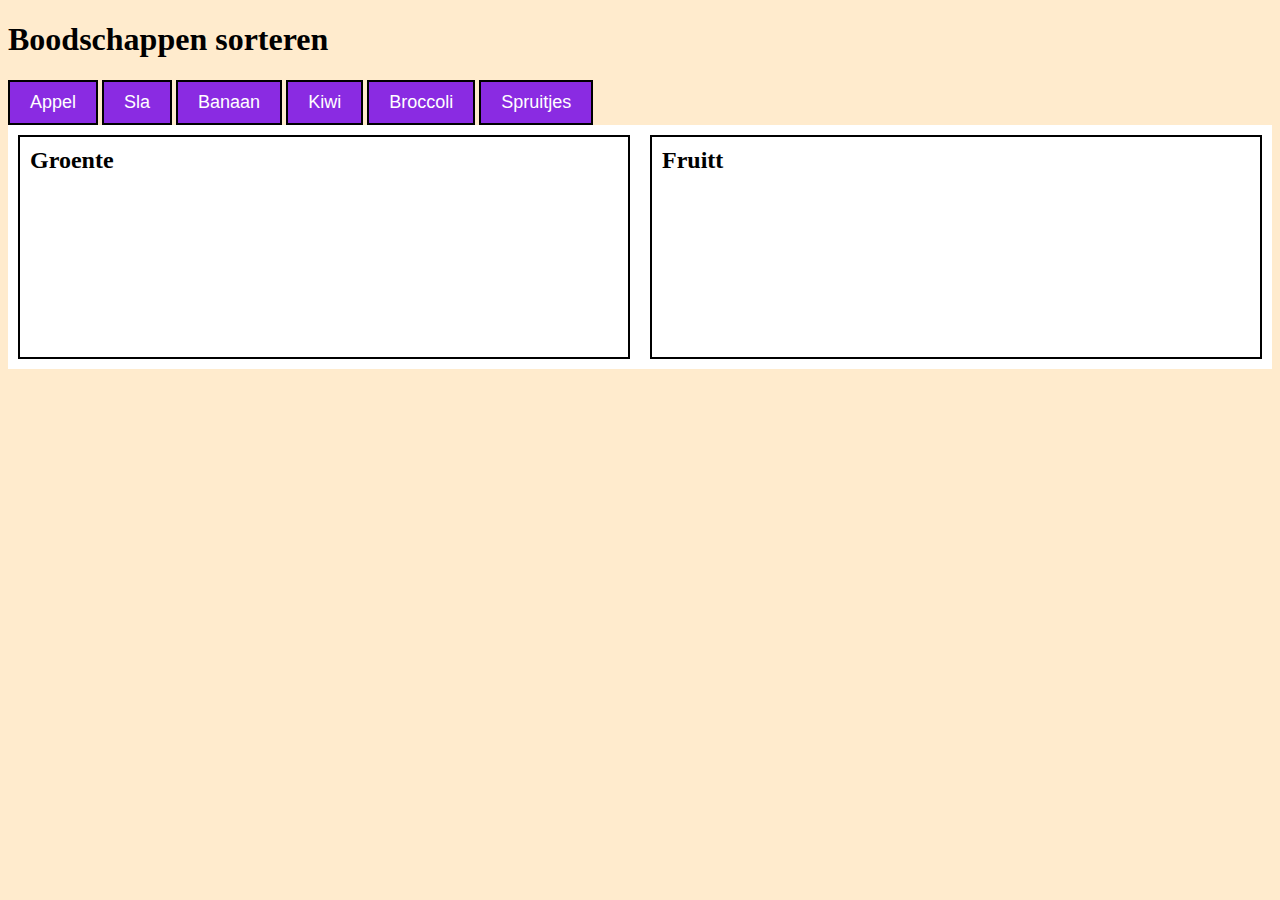
<file: periode2/F1M2JS/Web/Les2/index.html>
<!DOCTYPE html>
<html lang="en">
<head>
    <meta charset="UTF-8">
    <meta http-equiv="X-UA-Compatible" content="IE=edge">
    <meta name="viewport" content="width=device-width, initial-scale=1.0">
    <link rel="stylesheet" href="style.css">
    <title>Les 2 Boodschappen</title>
</head>
<body>
    <h1>Boodschappen sorteren</h1>
    
    <div id="boodschappen">
        <button onclick="zetInFruitla('Appel')">Appel</button>
        <button onclick="zetInGroentela('Sla')">Sla</button>
        <button onclick="zetInFruitla('Banaan')">Banaan</button>
        <button onclick="zetInFruitla('Kiwi')">Kiwi</button>
        <button onclick="zetInGroentela('Broccoli')">Broccoli</button>
        <button onclick="zetInGroentela('Spruitjes')">Spruitjes</button>
    </div>

    <div id="koelkast"> 
        <section id="Groente">
            <h2>Groente</h2>
        </section>
        <section id="Fruit">
            <h2>Fruitt</h2>
        </section>
    </div>

    <script src="script.js"></script>
</body>
</html>
</file>
<file: periode2/F1M2BO/Museum/style.css>
@import url('https://fonts.googleapis.com/css2?family=Fira+Sans:wght@500&display=swap');
*
{
    margin: 0;
    padding: 0;
    box-sizing: border-box;
    font-family: 'Fira Sans', sans-serif;
}
html, body{
    min-height: 100vh;
    max-width: auto;
    overflow-x: hidden;
    background: linear-gradient( #1a202c, #4f5d6e);
    scroll-behavior: smooth;
}
header
{
    position: absolute;
    top: 0;
    left: 0;
    width: 100%;
    padding: 30px 100px;
    display: flex;
    justify-content: space-between;
    align-items: center;
    z-index: 10000;
}
header .Rijksmuseum
{
    color: #fff;
    font-weight: 500;
    text-decoration: none;
    font-size: 2em;
    text-transform: uppercase;
    letter-spacing: 2px;
    align-items: center;
}
header ul
{
    display: flex;
    justify-content: center;
    align-items: center;
}
header ul li
{
    list-style: none;
    margin-left: 20px;
     
}
header ul li a
{
    text-decoration: none;
    padding: 6px 15px;
    color: #fff;
    border-radius: 20px;

}
header ul li a:hover,
header ul li a.active
{
    background: #fff;
    color: #1a202c;

}
section
{
    position: relative;
    width: 100%;
    height: 100vh;
    padding: 150px;
    display: flex;
    justify-content: center;
    align-items: center;
    text-shadow: 3px 3px 10px black;
}
section::before
{
    content: '';
    position: absolute;
    bottom: 0;
    width: 100%;
    height: 100px;
    background: linear-gradient(on top,#1a202c,transparent);
    z-index: 10000;
}
#iNachtwacht{
    background: url(img/DeNachtwachtpainting.png);
    background-size: cover;
    background-repeat: no-repeat;
    height: 100vh;

}
#itentoon{
        background: url(img/DeNachtwachtpainting.png);
        background-size: cover;
        background-repeat: no-repeat;
        height: 200vh;
    
}
#Geschiedenis{
    background: url(img/foto8.jpg);
    background-size: cover;
    background-repeat: no-repeat;
    height: 250vh;

}
section img
{
    position: absolute;
    top: 0;
    left: 0;
    width: 100%;
    height: 100%;
    object-fit: cover;
    pointer-events: none;
}
section img#Wall
{
   
}
section img#Pilars
{

}
section img#DeNachtwacht
{
    z-index: 0;
}
.menu{

}
#btn
{
    text-decoration: none;
    display: inline-block;
    margin-top: 300px;
    padding: 20px;
    border-radius: 15px;
    background: #c94426;
    color: #fff;
    cursor: pointer;
    font-size: 18px;
    z-index: 9;
    box-shadow: 0 0 10px rgba(0, 0, 0, 0.1);
    -webkit-transition-duration: 0.3s;
    transition-duration: 0.3s;
    -webkit-transition-property: box-shadow, transform;
    transition-property: box-shadow, transform;

}
#btn:hover, #btn:focus, #btn:active{
    box-shadow: 0 0 20px rgba(0, 0, 0, 0.5);
    -webkit-transform: scale(1.1);
    transform: scale(1.1);

}
.sec
{
    position: relative;
    width: 100%;
    padding: 140px;
    background: transparent;
}
.sec h5{
    font-size: 1.5em;
    text-align: center;
    margin-bottom: 50px;
    color: #fff;
}
.sec h2
{
    font-size: 3.5em;
    text-align: center;
    margin-bottom: 10px;
    color: #fff;

}
.stext{
    font-size: 3.5em;
    text-align: center;
    position: relative;
    margin-top: 80px;
    color: #fff;
    text-shadow: 1px 1px 10px black;
}
.sec p
{
    font-size: 15px;
    text-align: center;
    color: #fff;
    margin-bottom: 10px;
}
@media only screen and (max-width:700px){

}

#slider{
    margin-top: 30px;
    margin-bottom: 10em;
}

#slider{
    overflow: hidden;
}
#slider figure{
    position: relative;
    width: 500%;
    margin: 0;
    left: 0;
    animation: 20s slider infinite;
}
#slider figure img{
    float: left;
    width: 20%;
}
@keyframes slider{ 
    0%{
        left: 0;
    }
    20%{
        left: 0;
    }
    25%{
        left: -100%;
    }
    45%{
        left: -100%;
    }
    50%{
        left: -200%;
    }
    70%{
        left: -200%;
    } 
    75%{
        left: -300%;
    }
    80%{
        left: -300%;
    }
    100%{
        left: -400%;
    }

}


footer{
    bottom: 0;
    left: 0;
    right: 0;
    background-color: #1a202c;
    height: auto;
    width: 100vw;
    font-family: "fira sans";
    padding-top: 40px;
    color: #fff;

}
.footer-content{
    display: flex;
    align-items: center;
    justify-content: center;
    flex-direction: column;
    text-align: center;
}
.footer-content h3{
    font-size: 1.8rem;
    font-weight: 500;
    text-transform: uppercase;
    line-height: 3rem;
}
.footer-content p{
    max-width: 500px;
    margin: 25px auto;
    line-height: 28px;
    font-size: 14px;
}
.footer-bottom{
    background-color: #121720;
    width: 100vw;
    padding: 20px 0;
    text-align: center;
}
.footer-bottom p{
    font-size: 14px;
    word-spacing: 2px;
    text-transform: capitalize;
}
.footer-bottom span{
    text-transform: uppercase;
    opacity: .4;
    font-weight: 200;
}
#reviewimg{
width: 50%;

}
</file>
<file: periode2/F1M2FLEX/Eyes/style.css>
* {
    margin: 0;
    padding: 0;
    box-sizing: border-box;
}

body {
    min-height: 100vh;
    background: #090910;
    gap: 20px;
}

.eye {
    width: 140px;
    height: 260px;
    background: #fff;
    border-radius: 50%;
    box-shadow: inset 0px 0px 20px 10px rgba(0,0,0,0.4);
    position: relative;
}

.iris {
    width: 80px;
    height: 80px;
    background: #30D733;
    background: linear-gradient(#7a1c5e, 70%, #0932e9);
    border-radius: 50%;
    position: absolute;
    top: 25%;
    left: 35%;
}

.pupil {
    width: 65%;
    height: 65%;
    background: black;
    border-radius: 50%;
}

.shimmering {
    width: 30%;
    height: 35%;
    background: #fff;
    position: absolute;
    top: 10%;
    left: 18%;
    border-radius: 50%;
    transform: rotate(30deg);
}

.u-flex {
    display: flex;
    justify-content: center;
    align-items: center;
}
</file>
<file: periode2/F1M2FLEX/FlexSwitch/style.css>
*{
    margin:0;
    padding:0;
    box-sizing: border-box;
}

body{
    background: linear-gradient(90deg,rgb(30, 1, 255) 50%,#ff0015 50%);
    min-height: 100vh;
    display:flex;
    justify-content: center;
    align-items: center;
}

.switchLogo{
    display:flex;
    gap: 10px;
}

.joycon{
    width: 90px;
    height: 210px;
    position:relative;
}

.joycon--left{
    background: transparent;
    border-top-left-radius: 50px;
    border-bottom-left-radius: 50px;
    border: 15px solid white;
    animation-name: click--left;
    animation-duration: 2.5s;
}

.joycon--right{
    background:white;
    border-top-right-radius: 50px;
    border-bottom-right-radius: 50px;
    animation-name: click--right;
    animation-duration:2.5s; 
}

.stick{
    width:38px;
    height:38px;
    border-radius:50%;
    position:absolute;
    left:50%;
    transform:translateX(-50%);
}

.stick--left{
    background: white;
    top:15%;
}

.stick--right{
    top:50%;
    background: #FF4554;
}
@keyframes click--left {
    0%{
        transform: translateY(0px);
    }
    93%{
        transform: translateY(0px);
    }
    98%{
        transform: translateY(20px);
    }
    100%{
        transform: translateY(0px);
    }
}

@keyframes click--right {
    0%{
        transform: translateY(-80px);
    }
    93%{
        transform: translateY(-80px);
    }
    98%{
        transform: translateY(20px);
    }
    100%{
        transform: translateY(0px);
    }   
}
</file>
<file: periode2/F1M2FLEX/Postit/style.css>
*{
    padding:0;
    margin:0;
}
body{

    display: flex;
    justify-content: center;
    align-items: center;
    min-height: 100vh;
    background: #2fa63d;
    font-family: 'Ceviche One', cursive;
    font-size: 16px;
    gap: 20px;
    flex-wrap: wrap;
}

.post-it{
    width: 400px;
    height: 400px;
    background: #f213a0;
    display:flex;
    justify-content: center;
    align-items: center;
    position: relative;
    clip-path: polygon(0% 0%, 100% 0%, 100% 300px, 300px 100%, 0% 100%); 
    transition: 2s all;
    transform-origin: top left;
    flex-shrink: 0;
    

}

.post-it:hover{
    transform: rotate(15deg);
    transition: 0.5s all;

}

.green{
    background: #34be82;
}

.yellow{
    background: #F2F013;
}

.red{
    background: #ff0000;
}
.green > div, .yellow > div, .red > div{
    width: 100px;
    height: 100px;
    position: absolute;
    bottom: 0;
    right: 0;

}
.green > div{
    background: #2da370;    
}
.yellow > div{
    background: #d7d50c;  
}
.red > div{
    background: #d00;  
}


.text{
    font-size: 250%;
    font-weight: 400;
}

@media screen and (max-width: 1200px) {
    .post-it:hover{
        transform: none;
    }         
}
</file>
<file: periode2/F1M2FLEX/SphereLive/style.css>
*{
    margin: 0;
    padding: 0;
    box-sizing: border-box;
}

:root{
    --base-color: hsl(83, 80%, 38%);
    --background-color: hsl(134, 28%, 64%);
    --dark-base-color: rgb(84, 144, 81);
    --heart-color: hsl(102, 28%, 21%);
    --dark-base-color-shadow: rgba(105, 144, 81, 0.4);
}

body{
    background-color: var(--background-color);
    display: flex;
    justify-content: center;
    align-items: center;
    min-height: 100vh;
}

.spere3D{
    position: relative;
}

.sphere{
    width: 400px;
    height: 400px;
    border-radius: 50%;
    background: linear-gradient(var(--base-color),50%,var(--dark-base-color));
    position: relative;
    box-shadow: inset  0px 0px 25px 1px rgba(0,0,0,0.4);
}

.heart{
    position: absolute;
    transform: rotate(45deg);
    top: 35%;
    left: 50%;
}

.block{
    width: 120px;
    height: 120px;
    position: absolute;
    background: var(--heart-color);
}

.block--second{
    transform: translateX(-50%);
    border-radius: 50%;
}

.block--third{
    transform: translateY(-50%);
    border-radius: 50%;
}

.shadow{
    width: 420px;
    height: 100px;
    background: var(--dark-base-color-shadow);
    border-radius: 50%;
    position: absolute;
    top: 110%;
    left: 50%;
    transform: translateX(-50%);
    filter: blur(12px);
}
</file>
<file: periode2/F1M2FLEX/TextBubble/style.css>
*{
    padding: 0;
    margin: 0;
    box-sizing: border-box;
}

:root{
    --background-color: #be34b2;
    --bubble-color: #b8b8b8;
    --outline: #000;
}

body{
    background:var(--background-color);
    display: flex;
    justify-content: center;
    align-items: center;
    min-height: 100vh;
}

.textbubble{
    position: relative;
    animation-name: popup;
    animation-duration: 0.8s;
}

input{
    -webkit-appearance: none;
    width: 0;
    height: 0;
}

input:checked ~ .bubble .circle{ 
    animation-name: typing;
    animation-duration: 2s;
    animation-iteration-count: infinite;
}

label{
    width: 300px;
    height: 300px;
    display: block;
    position: absolute;
    top: 0;
    left: 0;
    z-index: 1;
}

label:hover{
    cursor: pointer;
}

.bubble{
    width: 270px;
    height: 200px;
    background: var(--bubble-color);
    border-radius: 50%;
    border: 5px solid black;
    display: flex;
    justify-content: center;
    align-items: center;
    gap: 20px;
}

.circle{
    width: 30px;
    height: 30px;
    background: var(--outline);
    border-radius: 50%;
}

.second{
    animation-delay: 0.5s;
}

.third{
    animation-delay: 1s;
}

.triangle, .triangleBackground{ 
    position: absolute;
    left: 50%;
    transform: translateX(-50%);
    clip-path: polygon(0% 0%, 100% 0%, 0% 100%);
}

.triangle{
    width: 40px;
    height: 40px;
    background: var(--bubble-color);
    top: 96%;
}

.triangleBackground{
    width: 50px;
    height: 50px;
    background: var(--outline);
    top: 97%;
}

@keyframes popup {
    from{
        opacity: 0;
        transform: translateY(20px);
    }
    to{
        opacity: 1;
        transform: translateY(0)px;
    }
}

@keyframes typing {
    from{
        opacity: 0;
    }
    to{
        opacity: 1;
    }
}
</file>
<file: periode2/F1M2JS/Les5/style.css>
@import url('https://fonts.googleapis.com/css2?family=Dongle:wght@700&display=swap');

body{
    background-color: rgb(223, 231, 253);
}

#container{
    background-color: rgb(190, 225, 230);
    width: 900px;
    height: 600px;
    margin: 50px auto auto auto;
    display: grid;
    grid-template-columns: auto auto;
    border-radius: 10px;
    box-shadow: 0 0 10px rgba(0, 0, 0, 0.1);
    -webkit-transition-duration: 0.3s;
    transition-duration: 0.3s;
    -webkit-transition-property: box-shadow, transform;
    transition-property: box-shadow, transform;

}

#MyInteraction{
    padding: 10px;
}

#Myimage{
    border-radius: 10px;
    box-shadow: 0 0 10px rgba(0, 0, 0, 0.1);
    -webkit-transition-duration: 0.3s;
    transition-duration: 0.3s;
    -webkit-transition-property: box-shadow, transform;
    transition-property: box-shadow, transform;
}

#Mytitle{
    font-family: Dongle;
    font-weight: 700;
    font-size: 2em;
    text-transform: uppercase;
    
}
#Myinput, #Btn{
    font-family: Dongle;
    font-weight: 700;
    text-transform: uppercase;
    font-size: 2em;
}
</file>
<file: periode2/F1M2ONT/blog/style.css>
*{
    margin:0;
    padding:0;
    box-sizing: border-box;
}

html{
    scroll-behavior: smooth
}

body{
    font-size: 20px;
    font-family: 'Open Sans', sans-serif; 
    color: #222831;
}

main{
    min-height: 100vh; 
    padding:40px;
    margin: 0 auto;
    max-width:60vw;
    animation-name: popup;
    animation-duration: 0.8s;
    animation-fill-mode: backwards;
}


.homepage{
   display:flex;
   flex-direction: row;
   align-items: center;
   flex-wrap: wrap;
   gap:40px;
   padding:40px;
}

header{
    height: 60px;
    width:100%;
    background: #222831;
}

nav{
    width: 60vw;
    height:100%;
    margin:0 auto;
}

nav > ul {
    list-style: none;
    display:flex;
    flex-direction: row;
    align-items: center;
    height:100%;
    justify-content: space-evenly;
    gap: 2rem;
    padding-left:40px;
}

nav > ul > li{
    width:100%;
    height:100%;
}

nav > ul > li > a{
    width:100%;
    height:100%;
    display:block;
    line-height: 60px;
    text-align: center;
}

nav > ul > li > a:visited, nav > ul > li > a:link{
    color: white;
    text-decoration: none;
}
nav > ul > .active{
    background:red;
}
article{
    width:60vw;
    margin:0 auto;
    padding: 40px;
}

.box{
    width: 100%;
    height:400px;
    padding:0;
    position:relative;
}

.box section{
    position:absolute;
    top:0;
    left:0;
    width:100%;
    height:100%;
    background:linear-gradient(transparent,60%,black);
    color:white;
    border-radius:50px;
    display:flex;
    align-items: flex-start;
    justify-content: flex-end;
    flex-direction: column;
    padding:40px;
    flex-shrink: 0;
}

.box  section > p {
    margin-bottom:0;
}

.box:nth-of-type(3){
    justify-self: flex-start;
}

.box > figure{
    height:100%;
    width:100%;
    margin-bottom:0;
}

.box img{
    object-fit: cover;
    background-position: left;
    border-radius:50px;
}

.box img:hover{
    transform:none;
}


figure{
    width:100%;
    height:100%;
    margin-bottom: 40px;
    overflow: hidden;
}

figcaption{
    font-style: italic;
    font-size: 80%;
}

img{
    width: 100%;
    height:100%;
    border-radius: 5px;
    transition:0.2s transform;
}

img:hover{
    transform:scale(1.05);
}

.homepage > h1{
    width:100%;
}
h1{
    font-size: 250%;
    margin-bottom:20px;
    border-bottom: 1px solid black;
}

p{
    margin-bottom: 40px;
}

footer{
    width:100%;
    height:60px;
    background:#222831;
    color: white;
    display:flex;
    align-items: center;
}

footer > p{
    width:60vw;
    margin: 0 auto;
    padding-left:80px;
}

audio{
    margin-top: 20px;
    display: block;
}

video{
    width:100%;
    border-radius: 5px;
    margin-top: 20px;

}

.top{
    width:80px;
    height:80px;
    background:#222831;;
    color: white;
    font-size: 150%;
    display:flex;
    justify-content: center;
    align-items: center;
    border:none;
    position:fixed;
    bottom:120px;
    right:120px;
    border-radius: 5px;
    text-decoration: none;
}

@keyframes popup {
    from{
        opacity:0;
        transform: translateY(20px);
    }
    to{
        opacity:1;
        transform: translateY(0);

    }
}

@media screen and (max-width:1000px) {
    main{
        max-width:80vw;

    }
    footer > p{
        width:80vw;
    }   
    img:hover{
        transform:none;
    }
    .top{
        bottom:20px;
        right:20px;
        width:60px;
        height:60px;
    }

    header{
        height:auto;
    }
    nav{
        width: 100%;
    }
    
    nav > ul {
        display:block;
        height:100%;
        width:100%;
        padding-left: 0;
    }
    
    nav > ul > li{
        width:100%;
        text-align: center;
        height:80px;
    }
    
    nav > ul > li > a{
        line-height: 80px;
    }
}

@media screen and (max-width:600px) {
    body{
        font-size: 16px;
    }

    h1{
        font-size: 180%;
    }

    main{
        max-width:100vw;
        padding:20px;
    }

    footer > p{
        width:100vw;
        padding-left:60px;
    }   
}
</file>
<file: periode2/F1M2ONT/JapanMu/css/style.css>
*{
    margin: 0;
    padding: 0;
    box-sizing: border-box;
}

body{
    font-family: sans-serif;
    font-size: 1rem;
    animation-name: opening;
    animation-duration: 0.8s;
}

.header{
    background: black;
    display: flex;
    height: 7.5rem;
    justify-content: space-between;
    align-items: center;
    padding: 1.25rem;
    padding-left: 2.5rem;
    padding-right: 2.5rem;
}

.headerTitle{
    color: white;
    text-transform: uppercase;
    font-size: 400%;
    font-weight: 400;
}

.headerButton{
    text-transform: uppercase;
    background:transparent;
    color: white;
    border: none;
    font-size: 140%;
    letter-spacing: 1px;
}

.headerButton:hover{
    cursor: pointer;
}

.mainNav{
    position: absolute;
    top: 0;
    left: 0;
    bottom: 0;
    right: 0;
    background: black;
    display: flex;
    justify-content: center;
    align-items: center;
    visibility: hidden;
    opacity: 0;
    transition: 0.4s all;
}

.closeButton{
    position: absolute;
    top: 5%;
    right: 5%;
    text-transform: uppercase;
    background:transparent;
    color: white;
    border: none;
    font-size: 500%;
}

.closeButton:hover{
    cursor: pointer;
}

.mainNavList{
    list-style: none;
    
    
}

.mainNavListItem{
    font-size: 350%;
    text-transform: uppercase;
    text-align: center;
}

.mainNavListItem > a{
    color:white;
    text-decoration: none;
    
}

.mainNavListItem:first-of-type{
    margin-bottom: 1.25rem;
}

.bigFigure{
    width: 100%;
    height: 110vh;
}

.bigFigure > img{
    width: 100%;
    height: 100%;
    object-fit: cover;
}


.collections{
   width: 100%;
   padding: 2.5rem;
   
}

.collectionsTitle, .infoTitle{
    font-size: 350%;
    color: black;
    text-transform: uppercase;
    font-weight: 400;
    margin-bottom:2.5rem ;
}

.collectionsList{
    list-style: none;
    display: flex;
    gap: 2.5rem;
    flex-wrap: wrap;
}


.collectionsListItem{
    width: 31.25rem;
    height: 43.75rem;
    background: black;
    flex-shrink: 1;
    flex-grow: 1;
}


.collectionsListItem > img{
    width: 100%;
    height: 100%;
    object-fit: cover;
}

.info{
    padding:2.5rem ;
    display: flex;
    flex-wrap: wrap;
    gap: 2.5rem;
    
}

.block{
    width: 25rem;
    flex-shrink: 0;
    flex-grow: 1;
}


form{
    
    width: 100vw;
    min-height: 40rem;
    display: flex;
    justify-content: flex-start;
    flex-direction: column;
    padding: 4rem;
    font-size: 3rem;
    gap: 2rem;
    border-radius: 5px;
}

form label{
    border-bottom: 2px solid rgb(97, 97, 202);

   
}

form div{
    display: flex;
    flex-direction: column;
    gap: 1rem;
}

input{
    display: block;
    width:30ch;
    padding: 1rem 2rem;
    font-size: 1.6rem;
    border: 1px solid black;
    background: #EEEEEE;
}

textarea{
    height: 35ch;
    width: 100%;
    font-size: 1.6rem;
    border: 1px solid black;
    
    padding: 1rem 2rem;
    resize: none;
    background: #EEEEEE;
}

.submit{
    border-radius: 5px;
    background-color: rgb(128, 125, 125);
}

.footer{
    height: 7.5rem;
    background: black;
    display: flex;
    color: white;
    justify-content: space-between;
    align-items: center;
    padding: 1.25rem;
    padding-left:2.5rem ;
    padding-right: 2.5rem;
}

.footerNav{
    list-style: none;
}

.footerNavItem{
    font-size: 80%;
    font-style: italic;
}

.footerNavItem > a{
    color: white;
    text-decoration:none;
}

.footer > address{
    font-size: 80%;
}

@media screen and (max-width:700px) {
    body{
        font-size: 0.875rem;
    }
    .headerTitle{
        font-size: 380%;
    }
}

@keyframes opening {
    from{
        opacity: 0;
     
    }
    to{
        opacity: 1;
        
    }

}
</file>
<file: periode2/F2M2BO/Museum/style.css>
@import url('https://fonts.googleapis.com/css2?family=Fira+Sans:wght@500&display=swap');
*
{
    margin: 0;
    padding: 0;
    box-sizing: border-box;
    font-family: 'Fira Sans', sans-serif;
}
html, body{
    min-height: 100vh;
    max-width: auto;
    overflow-x: hidden;
    background: linear-gradient( #1a202c, #1a202c);
    scroll-behavior: smooth;
}
header
{
    position: absolute;
    top: 0;
    left: 0;
    width: 100%;
    padding: 30px 100px;
    display: flex;
    justify-content: space-between;
    align-items: center;
    z-index: 10000;
}
header .Rijksmuseum
{
    color: #fff;
    font-weight: 500;
    text-decoration: none;
    font-size: 2em;
    text-transform: uppercase;
    letter-spacing: 2px;
    align-items: center;
}
header ul
{
    display: flex;
    justify-content: center;
    align-items: center;
}
header ul li
{
    list-style: none;
    margin-left: 20px;
     
}
header ul li a
{
    text-decoration: none;
    padding: 6px 15px;
    color: #fff;
    border-radius: 20px;

}
header ul li a:hover,
header ul li a.active
{
    background: #fff;
    color: #1a202c;

}
section
{
    position: relative;
    width: 100%;
    height: 100vh;
    padding: 150px;
    display: flex;
    justify-content: center;
    align-items: center;
    text-shadow: 3px 3px 10px black;
}
section::before
{
    content: '';
    position: absolute;
    bottom: 0;
    width: 100%;
    height: 100px;
    background: linear-gradient(on top,#1a202c,transparent);
    z-index: 10000;
}
#iNachtwacht{
    background: url(img/DeNachtwachtpainting.png);
    background-size: cover;
    background-repeat: no-repeat;
    height: 100vh;

}
#Geschiedenis{
    background: url(img/foto8.jpg);
    background-size: cover;
    background-repeat: no-repeat;
    height: 200vh;

}
section img
{
    position: absolute;
    top: 0;
    left: 0;
    width: 100%;
    height: 100%;
    object-fit: cover;
    pointer-events: none;
}
section img#Wall
{
   
}
section img#Pilars
{

}
section img#DeNachtwacht
{
    z-index: 0;
}
.menu{

}
#btn
{
    text-decoration: none;
    display: inline-block;
    margin-top: 300px;
    padding: 20px;
    border-radius: 15px;
    background: #c94426;
    color: #fff;
    cursor: pointer;
    font-size: 18px;
    z-index: 9;
    box-shadow: 0 0 10px rgba(0, 0, 0, 0.1);
    -webkit-transition-duration: 0.3s;
    transition-duration: 0.3s;
    -webkit-transition-property: box-shadow, transform;
    transition-property: box-shadow, transform;

}
#btn:hover, #btn:focus, #btn:active{
    box-shadow: 0 0 20px rgba(0, 0, 0, 0.5);
    -webkit-transform: scale(1.1);
    transform: scale(1.1);

}
.sec
{
    position: relative;
    width: 100%;
    padding: 140px;
    background: transparent;
}
.sec h5{
    font-size: 1.5em;
    text-align: center;
    margin-bottom: 10px;
    color: #fff;
}
.sec h2
{
    font-size: 3.5em;
    text-align: center;
    margin-bottom: 10px;
    color: #fff;

}
.stext{
    font-size: 3.5em;
    text-align: center;
    position: relative;
    margin-top: 80px;
    color: #fff;
    text-shadow: 1px 1px 10px black;
}
.sec p
{
    font-size: 15px;
    text-align: center;
    color: #fff;
}
@media only screen and (max-width:700px){

}

#slider{
    margin-top: 30px;
    margin-bottom: 10em;
}
</file>
<file: periode2/F2M2ONT/blog/css/style.css>
@import url('https://fonts.googleapis.com/css2?family=Mochiy+Pop+P+One&display=swap');

body{
    font-size: 20px;
    font-family: Mochiy Pop P One, sans-serif;
}
h1{
    font-size: 250%;
    margin-bottom: 20px;
    border-bottom: 3px solid black;
}
article{
    width: 60vw;
    background: transparent;
    margin: 0 auto;
    padding: 40px;
}
img{
    width: 100%;
    margin-bottom: 40px;
    border-radius: 10px;

}
</file>
<file: periode2/F1M2JS/Les1/web/style.css>
@import url('https://fonts.googleapis.com/css2?family=Anton&display=swap');

h1{
    font-family: Anton;
    text-align: center;
    color: #ffff;
    font-weight: 400;
    text-shadow: 2px 2px 5px black;
}
body{
    min-height: 100vh;
    max-width: auto;
    overflow-x: hidden;
    scroll-behavior: smooth;
    background: linear-gradient(#696eff, #f8acff);
}
</file>
<file: periode2/F1M2JS/Web/Les2/style.css>
body{
    background: blanchedalmond;
}

#koelkast{
    background-color: #ffff ;
    display: grid;
    grid-template-columns: 1fr 1fr ;
    gap: 20px;
    padding: 10px;
}

section{
    border: 2px solid;
    padding: 10px;
    min-height: 200px;
}
h2{
    margin: 0 0 10px 0; /* top right bottom left*/
}
button{
    padding: 10px 20px;
    background-color: blueviolet;
    color: rgb(255, 255, 255);
    font-size: 18px;
    border: 2px solid black;
}
</file>
